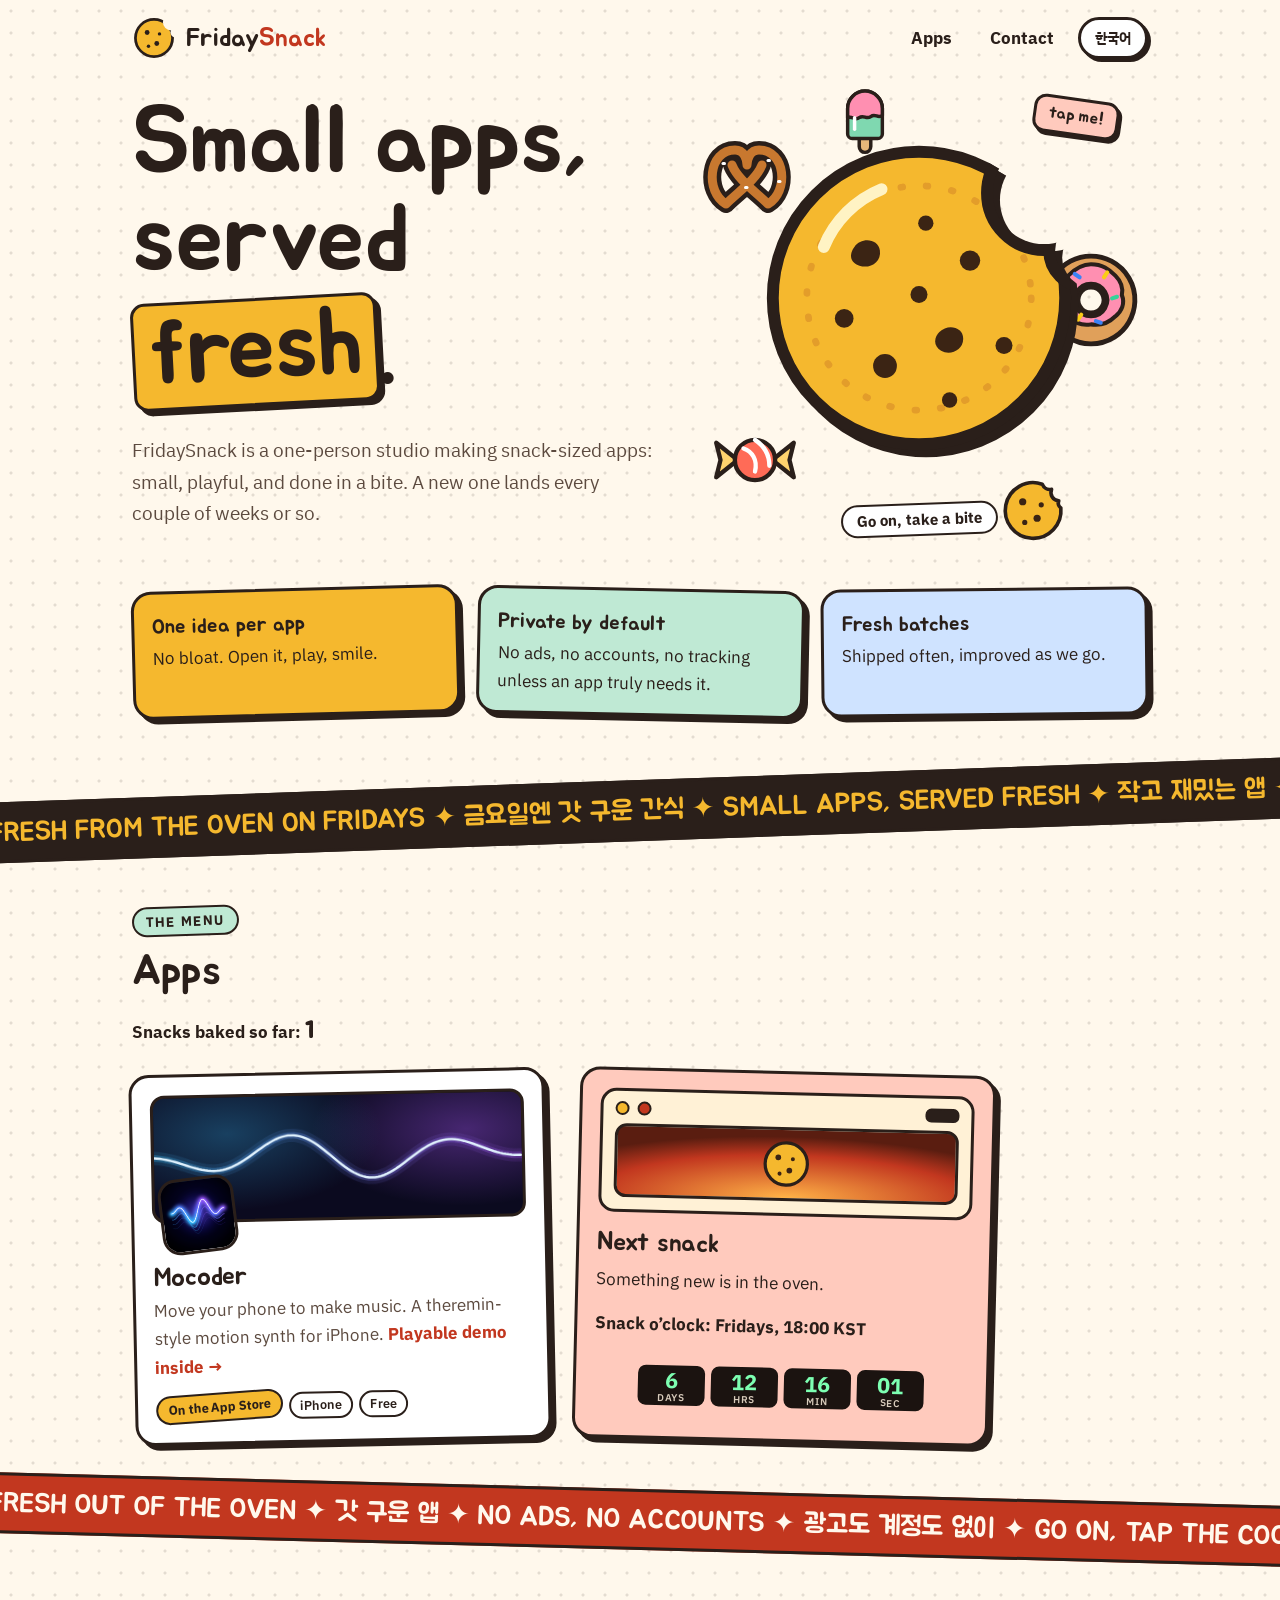
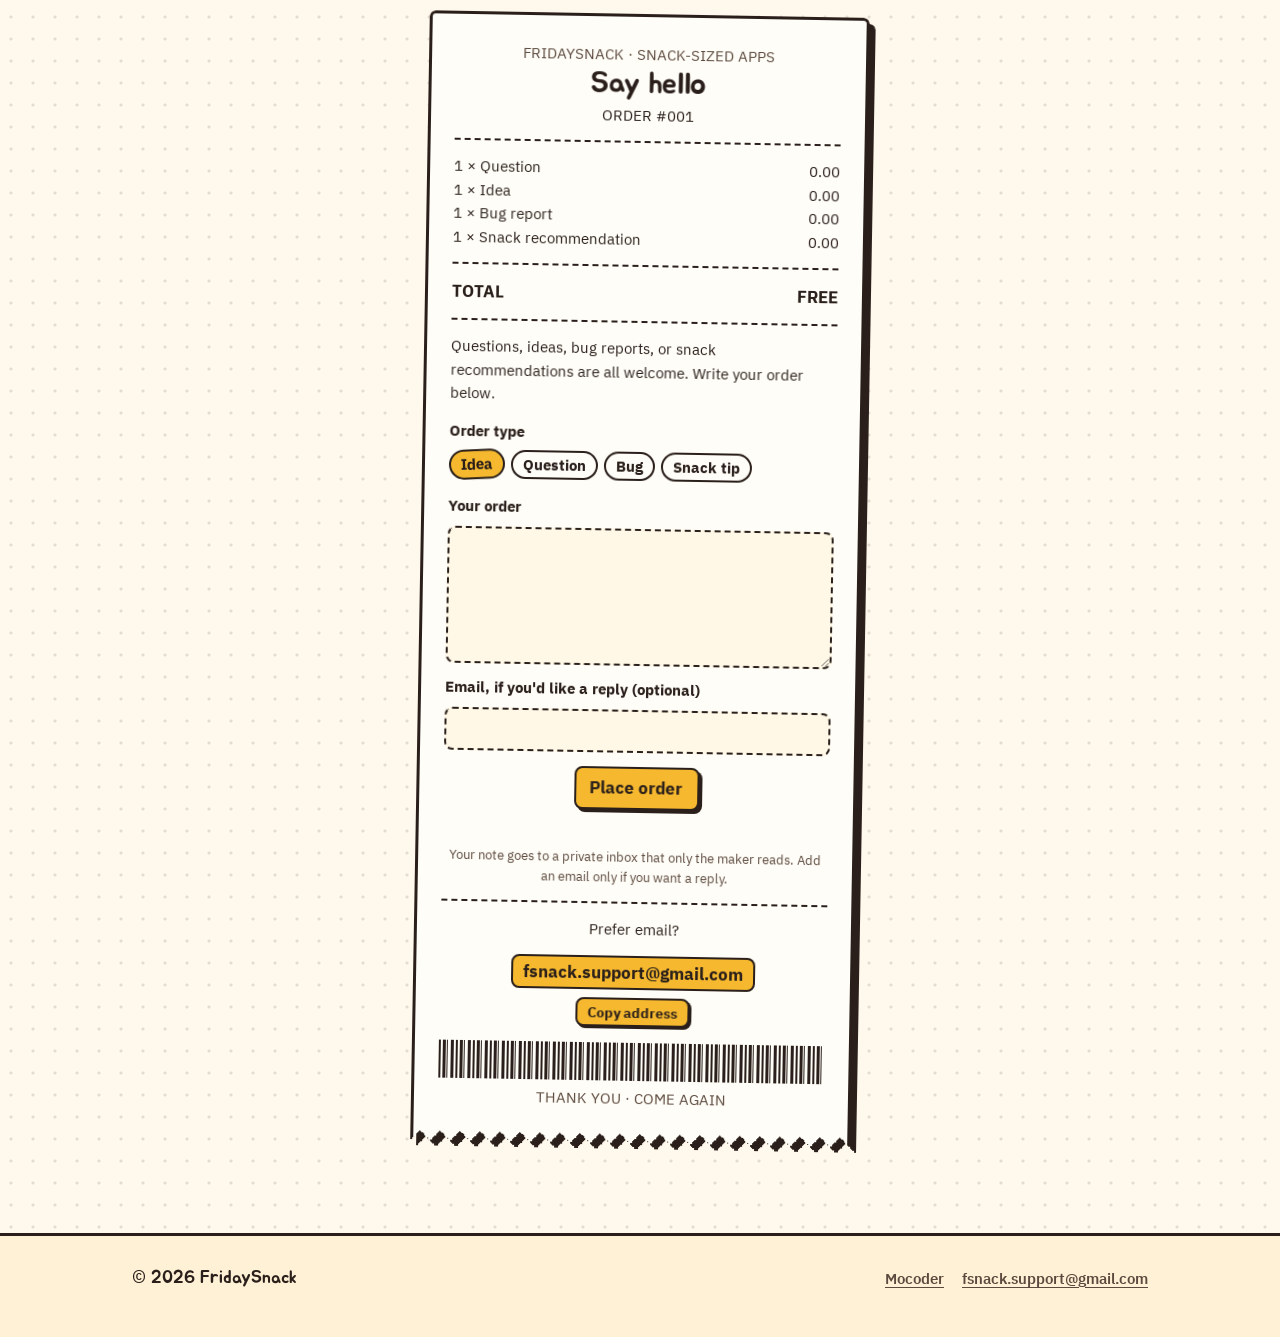
<file: index.html>
<!doctype html>
<html lang="en" data-title-ko="FridaySnack — 한입 크기 앱 스튜디오">
<head>
<meta charset="utf-8">
<meta name="viewport" content="width=device-width, initial-scale=1">
<title>FridaySnack — snack-sized apps</title>
<script src="/assets/site.js"></script>
<meta name="description" content="FridaySnack is a one-person studio shipping small, playful, snack-sized apps on a regular basis. First up: Mocoder, a motion synthesizer for iPhone.">
<link rel="canonical" href="https://fridaysnack.vercel.app/">
<meta property="og:type" content="website">
<meta property="og:site_name" content="FridaySnack">
<meta property="og:title" content="FridaySnack — snack-sized apps">
<meta property="og:description" content="A one-person studio shipping small, playful apps regularly. First up: Mocoder, a motion synthesizer for iPhone.">
<meta property="og:url" content="https://fridaysnack.vercel.app/">
<meta property="og:image" content="https://fridaysnack.vercel.app/assets/og-fridaysnack.png">
<meta property="og:locale" content="en_US">
<meta property="og:locale:alternate" content="ko_KR">
<meta name="twitter:card" content="summary">
<meta name="theme-color" content="#fff8ec" media="(prefers-color-scheme: light)">
<meta name="theme-color" content="#1a1411" media="(prefers-color-scheme: dark)">
<link rel="icon" href="/favicon.svg" type="image/svg+xml">
<link rel="apple-touch-icon" href="/assets/apple-touch-icon.png">
<link rel="preconnect" href="https://fonts.googleapis.com">
<link rel="preconnect" href="https://fonts.gstatic.com" crossorigin>
<link rel="stylesheet" href="https://fonts.googleapis.com/css2?family=IBM+Plex+Sans+KR:wght@400;600;700&amp;family=Jua&amp;display=swap">
<link rel="stylesheet" href="/assets/site.css">
<script src="/assets/order.js" defer></script>
<script src="/assets/home.js" defer></script>
</head>
<body>
<a class="skip-link" href="#main"><span class="l-en" lang="en">Skip to content</span><span class="l-ko" lang="ko">본문 바로가기</span></a>

<header class="site-header">
  <div class="wrap">
    <a class="wordmark" href="/" aria-label="FridaySnack home">
      <svg viewBox="0 0 64 64" aria-hidden="true" focusable="false"><defs><mask id="bite-h"><rect width="64" height="64" fill="#fff"/><circle cx="57" cy="9" r="12" fill="#000"/><circle cx="63" cy="24" r="7" fill="#000"/></mask></defs><g mask="url(#bite-h)"><circle cx="32" cy="32" r="27" fill="#f5b82e" stroke="currentColor" stroke-width="4"/><circle cx="22" cy="24" r="3.5" fill="currentColor"/><circle cx="36" cy="40" r="3.5" fill="currentColor"/><circle cx="24" cy="44" r="2.5" fill="currentColor"/><circle cx="40" cy="26" r="2.5" fill="currentColor"/></g></svg>
      <span>Friday<span class="snack">Snack</span></span>
    </a>
    <nav class="site-nav" aria-label="Main">
      <a href="#apps"><span class="l-en" lang="en">Apps</span><span class="l-ko" lang="ko">앱</span></a>
      <a href="#contact"><span class="l-en" lang="en">Contact</span><span class="l-ko" lang="ko">문의</span></a>
      <button class="lang-toggle" type="button" hidden>한국어</button>
    </nav>
  </div>
</header>

<main id="main">
  <section class="hero">
    <div class="wrap">
      <div class="hero-copy">
        <h1>
          <span class="l-en" lang="en">Small apps, served <span class="squiggle">fresh</span>.</span>
          <span class="l-ko" lang="ko">작고 재밌는 앱을, <span class="squiggle">간식처럼</span>.</span>
        </h1>
        <p class="lede l-en" lang="en">FridaySnack is a one-person studio making snack-sized apps: small, playful, and done in a bite. A new one lands every couple of weeks or so.</p>
        <p class="lede l-ko" lang="ko">FridaySnack은 혼자 꾸리는 작은 스튜디오입니다. 한입에 즐길 수 있는 가볍고 재밌는 앱과 서비스를 2주에 하나쯤 꾸준히 내놓습니다.</p>
      </div>

      <div class="cookie-stage" data-anim>
        <div class="floaters" aria-hidden="true">
          <!-- Snack stickers. data-depth = parallax strength (home.js). -->
          <div class="floater f-pretzel" data-depth="1.2">
            <svg viewBox="0 0 64 64" focusable="false"><g fill="none" stroke-linecap="round" stroke-linejoin="round"><path d="M18 50C4 42 6 14 24 14c6 0 8 6 8 10 0-4 2-10 8-10 18 0 20 28 6 36M18 50c8-8 20-16 24-26M46 50c-8-8-20-16-24-26" stroke="currentColor" stroke-width="12"/><path d="M18 50C4 42 6 14 24 14c6 0 8 6 8 10 0-4 2-10 8-10 18 0 20 28 6 36M18 50c8-8 20-16 24-26M46 50c-8-8-20-16-24-26" stroke="#c8782f" stroke-width="6"/></g><g fill="#fff"><rect x="15" y="22" width="3" height="2" rx="1"/><rect x="45" y="20" width="3" height="2" rx="1"/><rect x="30" y="38" width="3" height="2" rx="1"/><rect x="52" y="34" width="3" height="2" rx="1"/></g></svg>
          </div>
          <div class="floater f-donut" data-depth="0.8">
            <svg viewBox="0 0 64 64" focusable="false"><path d="M32 5a27 27 0 1 0 .01 0Zm0 19a8 8 0 1 1-.01 0Z" fill="#e0a05a" fill-rule="evenodd" stroke="currentColor" stroke-width="3"/><path d="M32 10c7 0 11 3 15 7 3 3 5 7 4 12 2 5 0 10-4 13-4 4-9 6-15 5-5 1-10-1-14-5-4-3-6-8-5-13-1-5 1-9 5-12 4-4 8-7 14-7Zm0 12a10 10 0 1 1-.01 0Z" fill="#ff8fb1" fill-rule="evenodd" stroke="currentColor" stroke-width="2.5"/><g stroke-width="2.5" stroke-linecap="round"><path d="M22 16l3 2" stroke="#3b82f6"/><path d="M42 15l-2 3" stroke="#facc15"/><path d="M48 30l-3 1" stroke="#34d399"/><path d="M18 34l3-1" stroke="#fff"/><path d="M38 46l-3-1" stroke="#3b82f6"/><path d="M24 44l2-3" stroke="#facc15"/></g></svg>
          </div>
          <div class="floater f-candy" data-depth="1.5">
            <svg viewBox="0 0 64 64" focusable="false"><g stroke="currentColor" stroke-width="3" stroke-linejoin="round"><path d="M20 32 5 20l3 12-3 12Z" fill="#ffd36e"/><path d="m44 32 15-12-3 12 3 12Z" fill="#ffd36e"/><circle cx="32" cy="32" r="14" fill="#ff6b57"/></g><path d="M24 24c6 2 10 8 8 16M32 18c6 4 10 10 10 18" fill="none" stroke="#fff" stroke-width="3" stroke-linecap="round"/></svg>
          </div>
          <div class="floater f-cookie" data-depth="0.6">
            <svg viewBox="0 0 64 64" focusable="false"><path d="M50 12a8 8 0 0 0 7 11 6 6 0 0 0 2 7A27 27 0 1 1 41 7a8 8 0 0 0 9 5Z" fill="#f5b82e" stroke="currentColor" stroke-width="3.5" stroke-linejoin="round"/><g fill="#3b2414"><circle cx="22" cy="24" r="3.5"/><circle cx="36" cy="40" r="3.5"/><circle cx="24" cy="44" r="2.5"/><circle cx="40" cy="27" r="2.5"/></g></svg>
          </div>
          <div class="floater f-popsicle" data-depth="1">
            <svg viewBox="0 0 64 64" focusable="false"><g stroke="currentColor" stroke-width="3" stroke-linejoin="round"><rect x="27" y="40" width="10" height="20" rx="5" fill="#e8b77a"/><path d="M17 44V22a15 15 0 0 1 30 0v22a4 4 0 0 1-4 4H21a4 4 0 0 1-4-4Z" fill="#7fd8b0"/><path d="M17 22a15 15 0 0 1 30 0v6c-4 3-6-2-10 1s-6-2-10 1-6-2-10 0Z" fill="#ff8fb1"/></g><path d="M23 30v10" stroke="#fff" stroke-width="3" stroke-linecap="round"/></svg>
          </div>
        </div>

        <span class="bite-hint js-only" aria-hidden="true"><span class="l-en" lang="en">tap me!</span><span class="l-ko" lang="ko">한입 먹어봐!</span></span>
        <button class="cookie-btn" type="button" id="cookie" aria-describedby="bite-count">
          <span class="visually-hidden snack-label"><span class="l-en" lang="en">Take a bite of the cookie</span><span class="l-ko" lang="ko">쿠키 한입 먹기</span></span>
          <svg viewBox="0 0 200 200" aria-hidden="true" focusable="false">
            <defs>
              <mask id="cookie-bites" maskUnits="userSpaceOnUse" x="-20" y="-20" width="240" height="240">
                <rect x="-20" y="-20" width="240" height="240" fill="#fff"/>
                <g class="bite-holes" fill="#000"><circle cx="168" cy="32" r="30"/><circle cx="196" cy="74" r="18"/></g>
              </mask>
              <clipPath id="cookie-disc"><circle cx="100" cy="100" r="89.5"/></clipPath>
              <clipPath id="donut-ring"><path clip-rule="evenodd" d="M100 10.5a89.5 89.5 0 1 0 .01 0ZM100 75.5a24.5 24.5 0 1 1-.01 0Z"/></clipPath>
              <clipPath id="waffle-in"><circle cx="100" cy="100" r="76"/></clipPath>
            </defs>
            <g mask="url(#cookie-bites)">
              <!-- Snack art. home.js swaps this group for the next snack (cookie → donut → waffle → rice cake). -->
              <g class="snack-art">
              <circle cx="100" cy="100" r="86" fill="#f5b82e" stroke="currentColor" stroke-width="7"/>
              <circle cx="100" cy="100" r="66" fill="none" stroke="#e39d2a" stroke-width="4" stroke-dasharray="1 14" stroke-linecap="round"/>
              <path d="M44 70a62 62 0 0 1 34-34" fill="none" stroke="#fff3c4" stroke-width="7" stroke-linecap="round"/>
              <g fill="#3b2414">
                <path d="M62 70c4-6 14-5 15 2s-6 11-12 9-6-7-3-11Z"/>
                <path d="M112 120c5-5 14-3 14 4s-8 10-13 7-4-8-1-11Z"/>
                <circle cx="80" cy="140" r="7"/>
                <circle cx="130" cy="78" r="6"/>
                <circle cx="100" cy="98" r="5"/>
                <circle cx="150" cy="128" r="5"/>
                <circle cx="56" cy="112" r="5.5"/>
                <circle cx="104" cy="56" r="4.5"/>
                <circle cx="118" cy="160" r="4.5"/>
              </g>
              </g>
              <g class="bite-rims" clip-path="url(#cookie-disc)" fill="none" stroke="currentColor" stroke-width="14"><circle cx="168" cy="32" r="30"/><circle cx="196" cy="74" r="18"/></g>
            </g>
          </svg>
        </button>
        <p class="bite-count js-only" id="bite-count" aria-live="polite"><span class="l-en" lang="en">Go on, take a bite</span><span class="l-ko" lang="ko">쿠키를 눌러 한입 먹어 보세요</span></p>
      </div>

      <ul class="rules">
        <li class="sticker sticker--poke">
          <strong><span class="l-en" lang="en">One idea per app</span><span class="l-ko" lang="ko">앱 하나에 아이디어 하나</span></strong>
          <span class="l-en" lang="en">No bloat. Open it, play, smile.</span><span class="l-ko" lang="ko">군더더기 없이. 열고, 놀고, 웃고.</span>
        </li>
        <li class="sticker sticker--poke">
          <strong><span class="l-en" lang="en">Private by default</span><span class="l-ko" lang="ko">기본은 개인정보 보호</span></strong>
          <span class="l-en" lang="en">No ads, no accounts, no tracking unless an app truly needs it.</span><span class="l-ko" lang="ko">꼭 필요하지 않다면 광고, 계정, 추적은 없습니다.</span>
        </li>
        <li class="sticker sticker--poke">
          <strong><span class="l-en" lang="en">Fresh batches</span><span class="l-ko" lang="ko">자주 굽기</span></strong>
          <span class="l-en" lang="en">Shipped often, improved as we go.</span><span class="l-ko" lang="ko">자주 내놓고, 쓰면서 다듬습니다.</span>
        </li>
      </ul>
    </div>
  </section>

  <div class="ticker" data-anim>
    <div class="ticker-track">
      <p>FRESH FROM THE OVEN ON FRIDAYS ✦ <span lang="ko">금요일엔 갓 구운 간식</span> ✦ SMALL APPS, SERVED FRESH ✦ <span lang="ko">작고 재밌는 앱</span> ✦ ONE BITE, ONE IDEA ✦ <span lang="ko">한입 크기 앱</span> ✦ FRESH FROM THE OVEN ON FRIDAYS ✦ <span lang="ko">금요일엔 갓 구운 간식</span> ✦ SMALL APPS, SERVED FRESH ✦ <span lang="ko">작고 재밌는 앱</span> ✦ ONE BITE, ONE IDEA ✦ <span lang="ko">한입 크기 앱</span> ✦</p>
      <p aria-hidden="true">FRESH FROM THE OVEN ON FRIDAYS ✦ <span lang="ko">금요일엔 갓 구운 간식</span> ✦ SMALL APPS, SERVED FRESH ✦ <span lang="ko">작고 재밌는 앱</span> ✦ ONE BITE, ONE IDEA ✦ <span lang="ko">한입 크기 앱</span> ✦ FRESH FROM THE OVEN ON FRIDAYS ✦ <span lang="ko">금요일엔 갓 구운 간식</span> ✦ SMALL APPS, SERVED FRESH ✦ <span lang="ko">작고 재밌는 앱</span> ✦ ONE BITE, ONE IDEA ✦ <span lang="ko">한입 크기 앱</span> ✦</p>
    </div>
  </div>

  <section class="section" id="apps" aria-labelledby="apps-title">
    <div class="wrap">
      <span class="eyebrow"><span class="l-en" lang="en">The menu</span><span class="l-ko" lang="ko">메뉴판</span></span>
      <h2 id="apps-title"><span class="l-en" lang="en">Apps</span><span class="l-ko" lang="ko">앱</span></h2>
      <!-- Shipped count: bump the number when a new app launches. -->
      <p class="baked-count"><span class="l-en" lang="en">Snacks baked so far: <b>1</b></span><span class="l-ko" lang="ko">지금까지 구운 간식 <b>1</b>개</span></p>
      <ul class="app-grid">
        <!-- One <li class="app-card"> per app. Copy this block to add a new one (see README). -->
        <li class="app-card sticker sticker--poke" id="mocoder-card">
          <div class="wave-panel" aria-hidden="true">
            <svg viewBox="0 0 300 120" preserveAspectRatio="none" focusable="false"><path d="M0 60C25 20 50 20 75 60S125 100 150 60 200 20 225 60 275 100 300 60" fill="none" stroke="#7dd3fc" stroke-width="3"/></svg>
            <canvas></canvas>
          </div>
          <img src="/mocoder/icon-256.png" width="76" height="76" alt="">
          <h3><a href="/mocoder/">Mocoder</a></h3>
          <p class="l-en" lang="en">Move your phone to make music. A theremin-style motion synth for iPhone. <span class="try">Playable demo inside →</span></p>
          <p class="l-ko" lang="ko">폰을 움직여 연주하는 모션 악기. 테레민처럼 공중에서 연주하는 iPhone 신디사이저. <span class="try">브라우저 체험판 있음 →</span></p>
          <div class="meta">
            <a class="pill" href="https://apps.apple.com/app/id6838301400"><span class="l-en" lang="en">On the App Store</span><span class="l-ko" lang="ko">App Store 출시</span></a>
            <span class="tag">iPhone</span>
            <span class="tag"><span class="l-en" lang="en">Free</span><span class="l-ko" lang="ko">무료</span></span>
          </div>
        </li>
        <li class="app-card app-card--next sticker sticker--poke">
          <div class="oven" aria-hidden="true" data-anim>
            <div class="oven-knobs"><i></i><i></i><i></i></div>
            <div class="oven-window">
              <svg viewBox="0 0 64 64" focusable="false"><circle cx="32" cy="32" r="26" fill="#f5b82e" stroke="currentColor" stroke-width="4"/><g fill="#3b2414"><circle cx="22" cy="24" r="3.5"/><circle cx="36" cy="40" r="3.5"/><circle cx="24" cy="44" r="2.5"/><circle cx="40" cy="26" r="2.5"/></g></svg>
            </div>
          </div>
          <h3><span class="l-en" lang="en">Next snack</span><span class="l-ko" lang="ko">다음 간식</span></h3>
          <p class="l-en" lang="en">Something new is in the oven.</p>
          <p class="l-ko" lang="ko">새로운 앱이 오븐에서 굽히는 중입니다.</p>
          <p class="oven-when"><span class="l-en" lang="en">Snack o’clock: Fridays, 18:00 KST</span><span class="l-ko" lang="ko">간식 시간: 매주 금요일 18:00 (한국 시간)</span></p>
          <div class="oven-time js-only" id="oven-timer" role="timer">
            <span><b data-t="d">0</b><small><span class="l-en" lang="en">days</span><span class="l-ko" lang="ko">일</span></small></span>
            <span><b data-t="h">00</b><small><span class="l-en" lang="en">hrs</span><span class="l-ko" lang="ko">시간</span></small></span>
            <span><b data-t="m">00</b><small><span class="l-en" lang="en">min</span><span class="l-ko" lang="ko">분</span></small></span>
            <span><b data-t="s">00</b><small><span class="l-en" lang="en">sec</span><span class="l-ko" lang="ko">초</span></small></span>
          </div>
          <p class="oven-done" id="oven-done" hidden><span class="l-en" lang="en">Ding! It’s snack time.</span><span class="l-ko" lang="ko">띵! 간식 시간이에요.</span></p>
        </li>
      </ul>
    </div>
  </section>

  <div class="ticker ticker--alt" data-anim>
    <div class="ticker-track">
      <p>FRESH OUT OF THE OVEN ✦ <span lang="ko">갓 구운 앱</span> ✦ NO ADS, NO ACCOUNTS ✦ <span lang="ko">광고도 계정도 없이</span> ✦ GO ON, TAP THE COOKIE ✦ <span lang="ko">쿠키를 눌러 보세요</span> ✦ FRESH OUT OF THE OVEN ✦ <span lang="ko">갓 구운 앱</span> ✦ NO ADS, NO ACCOUNTS ✦ <span lang="ko">광고도 계정도 없이</span> ✦ GO ON, TAP THE COOKIE ✦ <span lang="ko">쿠키를 눌러 보세요</span> ✦</p>
      <p aria-hidden="true">FRESH OUT OF THE OVEN ✦ <span lang="ko">갓 구운 앱</span> ✦ NO ADS, NO ACCOUNTS ✦ <span lang="ko">광고도 계정도 없이</span> ✦ GO ON, TAP THE COOKIE ✦ <span lang="ko">쿠키를 눌러 보세요</span> ✦ FRESH OUT OF THE OVEN ✦ <span lang="ko">갓 구운 앱</span> ✦ NO ADS, NO ACCOUNTS ✦ <span lang="ko">광고도 계정도 없이</span> ✦ GO ON, TAP THE COOKIE ✦ <span lang="ko">쿠키를 눌러 보세요</span> ✦</p>
    </div>
  </div>

  <section class="section" id="contact" aria-labelledby="contact-title">
    <div class="wrap">
      <div class="receipt-wrap">
        <div class="receipt">
          <p class="r-center r-muted">FRIDAYSNACK · SNACK-SIZED APPS</p>
          <h2 id="contact-title"><span class="l-en" lang="en">Say hello</span><span class="l-ko" lang="ko">연락하기</span></h2>
          <p class="r-center">ORDER #001</p>
          <hr>
          <ul>
            <li><span><span class="l-en" lang="en">1 × Question</span><span class="l-ko" lang="ko">1 × 질문</span></span><span>0.00</span></li>
            <li><span><span class="l-en" lang="en">1 × Idea</span><span class="l-ko" lang="ko">1 × 아이디어</span></span><span>0.00</span></li>
            <li><span><span class="l-en" lang="en">1 × Bug report</span><span class="l-ko" lang="ko">1 × 버그 제보</span></span><span>0.00</span></li>
            <li><span><span class="l-en" lang="en">1 × Snack recommendation</span><span class="l-ko" lang="ko">1 × 간식 추천</span></span><span>0.00</span></li>
          </ul>
          <hr>
          <p class="r-row r-total"><span><span class="l-en" lang="en">TOTAL</span><span class="l-ko" lang="ko">합계</span></span><span><span class="l-en" lang="en">FREE</span><span class="l-ko" lang="ko">무료</span></span></p>
          <hr>
          <p class="l-en" lang="en">Questions, ideas, bug reports, or snack recommendations are all welcome. Write your order below.</p>
          <p class="l-ko" lang="ko">질문, 아이디어, 버그 제보, 간식 추천까지 무엇이든 환영합니다. 아래에 주문서를 적어 주세요.</p>
          <!-- Order form → /api/idea (Vercel function) → issue in a private GitHub repo. Works without JS too (303 back here). -->
          <form class="order-form" id="order-form" method="post" action="/api/idea/">
            <fieldset class="order-kind">
              <legend><span class="l-en" lang="en">Order type</span><span class="l-ko" lang="ko">주문 종류</span></legend>
              <label><input type="radio" name="kind" value="idea" checked><span><span class="l-en" lang="en">Idea</span><span class="l-ko" lang="ko">아이디어</span></span></label>
              <label><input type="radio" name="kind" value="question"><span><span class="l-en" lang="en">Question</span><span class="l-ko" lang="ko">질문</span></span></label>
              <label><input type="radio" name="kind" value="bug"><span><span class="l-en" lang="en">Bug</span><span class="l-ko" lang="ko">버그</span></span></label>
              <label><input type="radio" name="kind" value="snack"><span><span class="l-en" lang="en">Snack tip</span><span class="l-ko" lang="ko">간식 추천</span></span></label>
            </fieldset>
            <label class="order-field" for="order-message"><span class="l-en" lang="en">Your order</span><span class="l-ko" lang="ko">주문 내용</span></label>
            <textarea id="order-message" name="message" rows="5" required minlength="5" maxlength="2000"></textarea>
            <label class="order-field" for="order-contact"><span class="l-en" lang="en">Email, if you'd like a reply (optional)</span><span class="l-ko" lang="ko">답장받을 이메일 (선택)</span></label>
            <input id="order-contact" name="contact" type="email" maxlength="200" autocomplete="email" inputmode="email">
            <div class="order-hp" aria-hidden="true"><label>Website <input name="website" type="text" tabindex="-1" autocomplete="off"></label></div>
            <input type="hidden" name="lang" value="en">
            <input type="hidden" name="elapsed" value="0">
            <button class="order-btn" type="submit"><span class="l-en" lang="en">Place order</span><span class="l-ko" lang="ko">주문하기</span></button>
            <p class="order-status" id="order-status" role="status" aria-live="polite"></p>
            <p class="order-note r-muted"><span class="l-en" lang="en">Your note goes to a private inbox that only the maker reads. Add an email only if you want a reply.</span><span class="l-ko" lang="ko">적어 주신 내용은 만든 사람만 보는 비공개 접수함으로 갑니다. 답장이 필요할 때만 이메일을 남겨 주세요.</span></p>
          </form>
          <hr>
          <p class="r-center"><span class="l-en" lang="en">Prefer email?</span><span class="l-ko" lang="ko">이메일이 편하다면</span></p>
          <p class="r-mail"><a href="mailto:fsnack.support@gmail.com">fsnack.support@gmail.com</a></p>
          <p class="r-center js-only"><button class="copy-mail" type="button" data-copy="fsnack.support@gmail.com"><span class="l-en" lang="en">Copy address</span><span class="l-ko" lang="ko">주소 복사</span></button></p>
          <div class="barcode" aria-hidden="true"></div>
          <p class="r-center r-muted"><span class="l-en" lang="en">THANK YOU · COME AGAIN</span><span class="l-ko" lang="ko">감사합니다 · 또 오세요</span></p>
        </div>
      </div>
    </div>
  </section>
</main>

<footer class="site-footer">
  <div class="wrap">
    <p>© 2026 FridaySnack</p>
    <ul>
      <li><a href="/mocoder/">Mocoder</a></li>
      <li><a href="mailto:fsnack.support@gmail.com">fsnack.support@gmail.com</a></li>
    </ul>
  </div>
</footer>
</body>
</html>
</file>
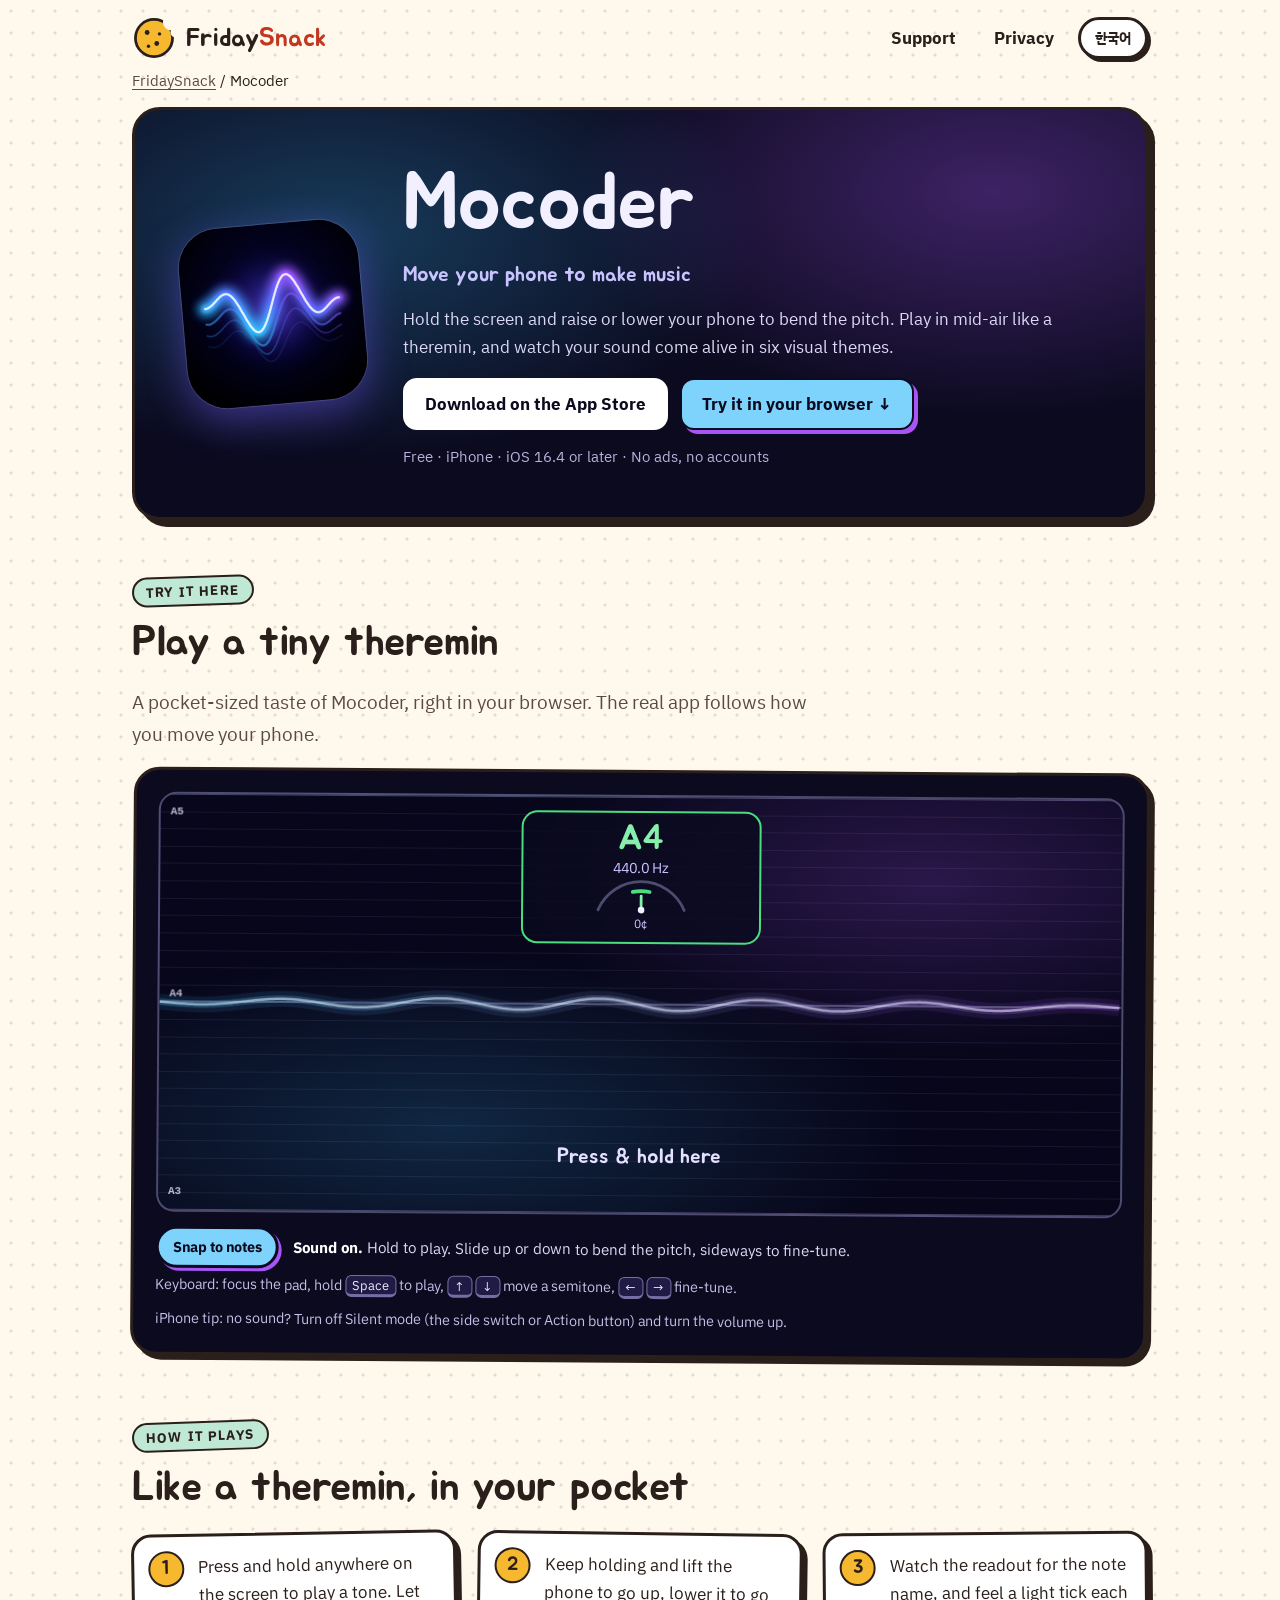
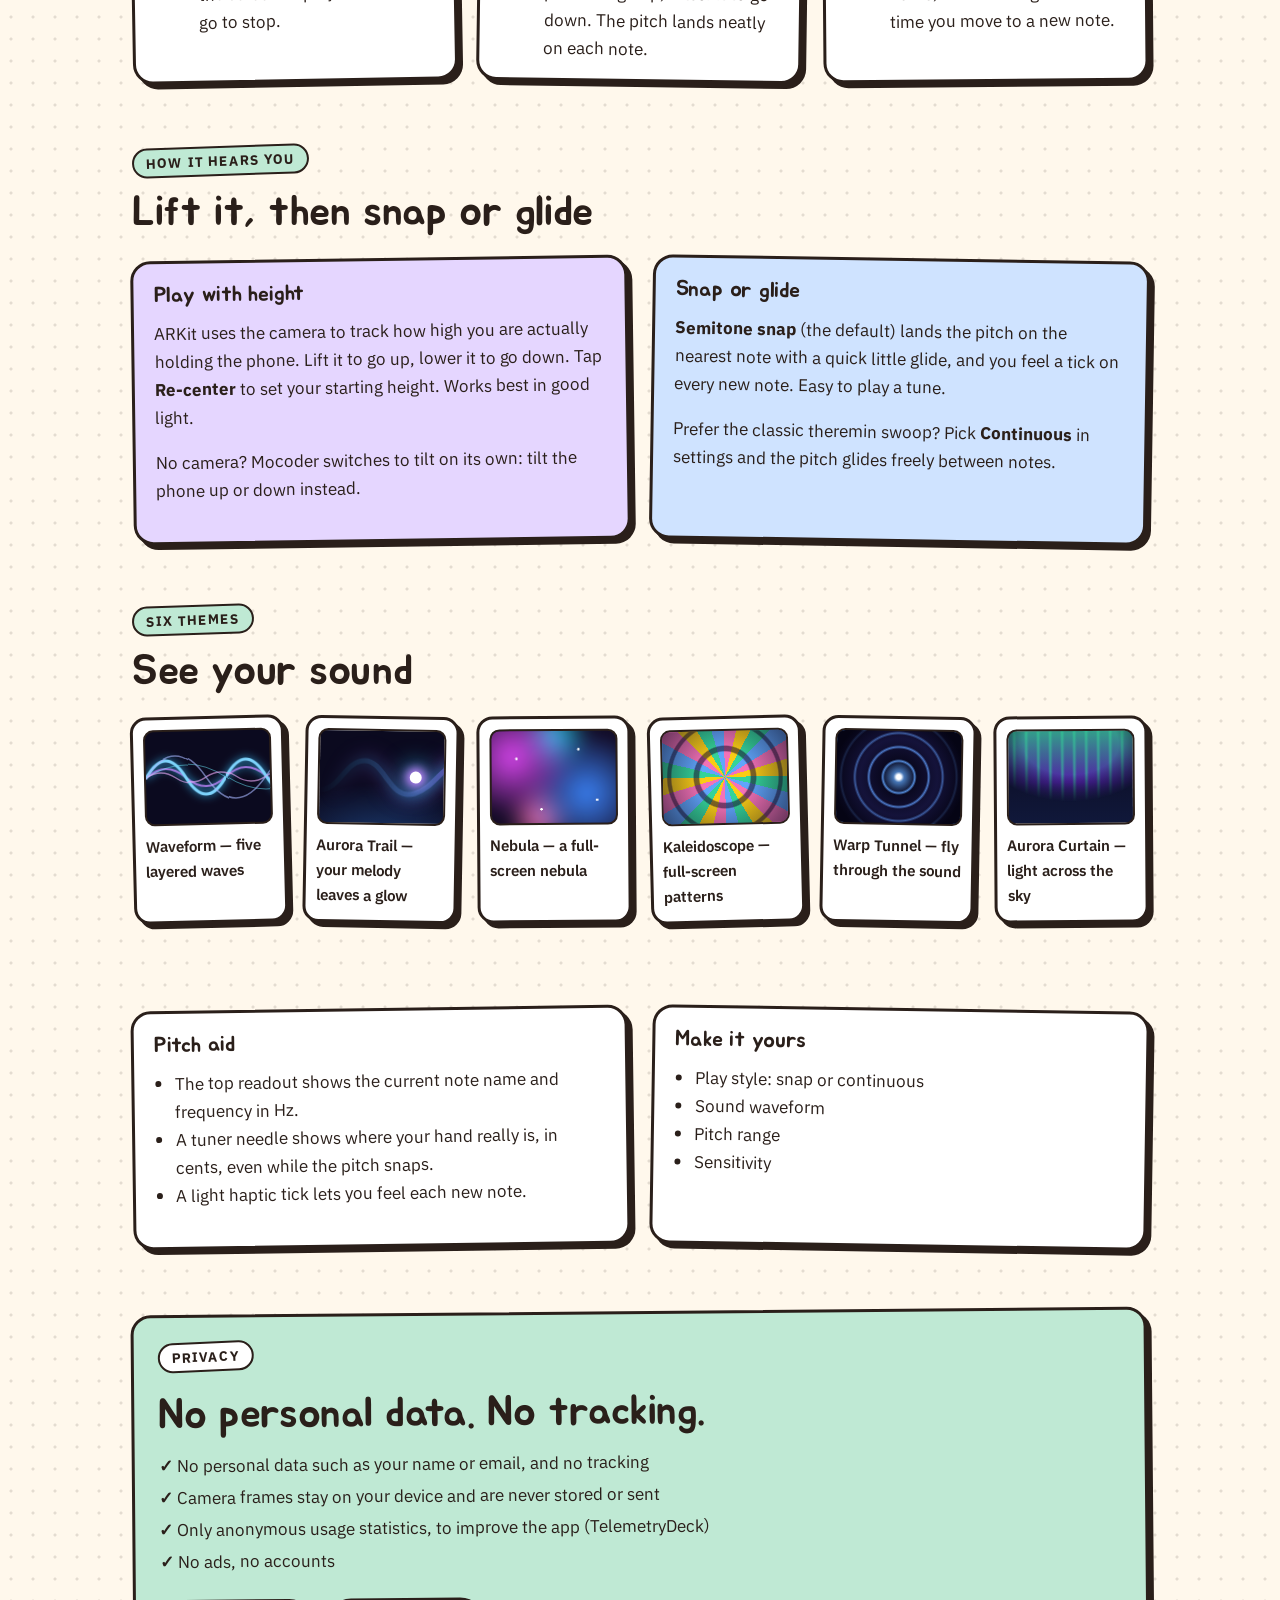
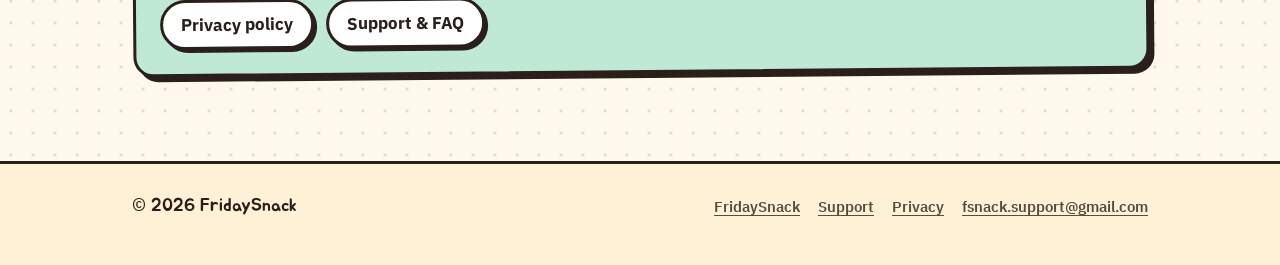
<file: mocoder/index.html>
<!doctype html>
<html lang="en" data-title-ko="Mocoder — 폰을 움직여 연주하는 모션 악기 | FridaySnack">
<head>
<meta charset="utf-8">
<meta name="viewport" content="width=device-width, initial-scale=1">
<title>Mocoder — Move your phone to make music | FridaySnack</title>
<script src="/assets/site.js"></script>
<meta name="description" content="Mocoder is a motion synthesizer for iPhone. Press and hold anywhere for sound, then raise or lower your phone to bend the pitch like a theremin. Snap to notes or glide freely. Free, no ads, no tracking.">
<link rel="canonical" href="https://fridaysnack.vercel.app/mocoder/">
<meta property="og:type" content="website">
<meta property="og:site_name" content="FridaySnack">
<meta property="og:title" content="Mocoder — Move your phone to make music">
<meta property="og:description" content="Press and hold, then move your phone to bend the pitch like a theremin. Six visual themes. Free, no ads, no tracking.">
<meta property="og:url" content="https://fridaysnack.vercel.app/mocoder/">
<meta property="og:image" content="https://fridaysnack.vercel.app/mocoder/icon-512.png">
<meta property="og:locale" content="en_US">
<meta property="og:locale:alternate" content="ko_KR">
<meta name="twitter:card" content="summary">
<meta name="theme-color" content="#0b0a1f">
<link rel="icon" href="/mocoder/icon-256.png" type="image/png">
<link rel="apple-touch-icon" href="/mocoder/apple-touch-icon.png">
<link rel="preconnect" href="https://fonts.googleapis.com">
<link rel="preconnect" href="https://fonts.gstatic.com" crossorigin>
<link rel="stylesheet" href="https://fonts.googleapis.com/css2?family=IBM+Plex+Sans+KR:wght@400;600;700&amp;family=Jua&amp;display=swap">
<link rel="stylesheet" href="/assets/site.css">
<script src="/mocoder/demo.js" defer></script>
</head>
<body>
<a class="skip-link" href="#main"><span class="l-en" lang="en">Skip to content</span><span class="l-ko" lang="ko">본문 바로가기</span></a>

<header class="site-header">
  <div class="wrap">
    <a class="wordmark" href="/" aria-label="FridaySnack home">
      <svg viewBox="0 0 64 64" aria-hidden="true" focusable="false"><defs><mask id="bite-h"><rect width="64" height="64" fill="#fff"/><circle cx="57" cy="9" r="12" fill="#000"/><circle cx="63" cy="24" r="7" fill="#000"/></mask></defs><g mask="url(#bite-h)"><circle cx="32" cy="32" r="27" fill="#f5b82e" stroke="currentColor" stroke-width="4"/><circle cx="22" cy="24" r="3.5" fill="currentColor"/><circle cx="36" cy="40" r="3.5" fill="currentColor"/><circle cx="24" cy="44" r="2.5" fill="currentColor"/><circle cx="40" cy="26" r="2.5" fill="currentColor"/></g></svg>
      <span>Friday<span class="snack">Snack</span></span>
    </a>
    <nav class="site-nav" aria-label="Main">
      <a href="/mocoder/support/"><span class="l-en" lang="en">Support</span><span class="l-ko" lang="ko">지원</span></a>
      <a href="/mocoder/privacy/"><span class="l-en" lang="en">Privacy</span><span class="l-ko" lang="ko">개인정보</span></a>
      <button class="lang-toggle" type="button" hidden>한국어</button>
    </nav>
  </div>
</header>

<main id="main">
  <div class="wrap">
    <p class="breadcrumb"><a href="/">FridaySnack</a> / Mocoder</p>

    <section class="app-hero sticker" aria-labelledby="app-title">
      <img class="app-icon" src="/mocoder/icon-512.png" width="180" height="180" alt="Mocoder app icon">
      <div>
        <h1 id="app-title">Mocoder</h1>
        <p class="tagline"><span class="l-en" lang="en">Move your phone to make music</span><span class="l-ko" lang="ko">폰을 움직여 연주하는 모션 악기</span></p>
        <p class="l-en" lang="en">Hold the screen and raise or lower your phone to bend the pitch. Play in mid-air like a theremin, and watch your sound come alive in six visual themes.</p>
        <p class="l-ko" lang="ko">화면을 누르고 폰을 들어 올리거나 내리면 음이 따라 움직입니다. 테레민처럼 공중에서 연주하고, 여섯 가지 화면 테마로 소리를 눈으로도 즐겨 보세요.</p>
        <!-- App Store button (live). The URL also lives in APP_STORE_URLS in /assets/site.js. -->
        <div class="btn-row">
          <a class="store-btn" href="https://apps.apple.com/app/id6838301400" data-appstore="mocoder"><span class="l-en" lang="en">Download on the App Store</span><span class="l-ko" lang="ko">App Store에서 받기</span></a>
          <a class="demo-jump" href="#try"><span class="l-en" lang="en">Try it in your browser ↓</span><span class="l-ko" lang="ko">브라우저에서 해 보기 ↓</span></a>
        </div>
        <p class="facts"><span class="l-en" lang="en">Free · iPhone · iOS 16.4 or later · No ads, no accounts</span><span class="l-ko" lang="ko">무료 · iPhone · iOS 16.4 이상 · 광고·계정 없음</span></p>
      </div>
    </section>

    <section class="section" id="try" aria-labelledby="try-title">
      <span class="eyebrow"><span class="l-en" lang="en">Try it here</span><span class="l-ko" lang="ko">여기서 해 보기</span></span>
      <h2 id="try-title"><span class="l-en" lang="en">Play a tiny theremin</span><span class="l-ko" lang="ko">미니 테레민 연주하기</span></h2>
      <p class="lede l-en" lang="en">A pocket-sized taste of Mocoder, right in your browser. The real app follows how you move your phone.</p>
      <p class="lede l-ko" lang="ko">브라우저에서 맛보는 한입 크기 Mocoder. 실제 앱은 폰의 움직임을 따라 연주합니다.</p>
      <div class="demo sticker">
        <div class="demo-pad" id="demo-pad" tabindex="0" role="slider" aria-orientation="vertical"
             aria-valuemin="220" aria-valuemax="880" aria-valuenow="440" aria-valuetext="A4, 440 Hz"
             aria-label="Theremin pad / 테레민 패드" aria-describedby="demo-keys">
          <canvas aria-hidden="true"></canvas>
          <div class="readout" id="demo-readout" aria-hidden="true">
            <div class="note" id="demo-note">A4</div>
            <div class="hz" id="demo-hz">440.0 Hz</div>
            <div class="meter">
              <svg viewBox="0 0 120 32" focusable="false">
                <path d="M14 30a50 50 0 0 1 92 0" fill="none" stroke="rgba(201,196,255,.35)" stroke-width="3" stroke-linecap="round"/>
                <path d="M51 10.6a50 50 0 0 1 18 0" fill="none" stroke="#4ade80" stroke-width="4" stroke-linecap="round"/>
                <line class="needle" id="demo-needle" x1="60" y1="30" x2="60" y2="15" stroke="#86efac" stroke-width="3" stroke-linecap="round"/>
                <circle cx="60" cy="30" r="3.5" fill="#f2f0ff"/>
              </svg>
              <div class="cents" id="demo-cents">0¢</div>
            </div>
          </div>
          <p class="pad-label" aria-hidden="true"><span class="l-en" lang="en">Press &amp; hold here</span><span class="l-ko" lang="ko">여기를 누르고 있어 보세요</span></p>
        </div>
        <div class="demo-controls">
          <button class="chip-btn" type="button" id="snap-btn" aria-pressed="false" hidden><span class="l-en" lang="en">Snap to notes</span><span class="l-ko" lang="ko">반음 스냅</span></button>
          <button class="chip-btn" type="button" id="tilt-btn" aria-pressed="false" hidden><span class="l-en" lang="en">Use tilt</span><span class="l-ko" lang="ko">기울기로 연주</span></button>
          <p class="demo-hint"><strong><span class="l-en" lang="en">Sound on.</span><span class="l-ko" lang="ko">소리를 켜 주세요.</span></strong> <span class="l-en" lang="en">Hold to play. Slide up or down to bend the pitch, sideways to fine-tune.</span><span class="l-ko" lang="ko">누르고 있으면 소리가 나요. 위아래로 밀면 음이 바뀌고, 옆으로 밀면 미세 조정돼요.</span></p>
        </div>
        <p class="demo-status" id="demo-status" role="status"></p>
        <p class="demo-keys" id="demo-keys"><span class="l-en" lang="en">Keyboard: focus the pad, hold <kbd>Space</kbd> to play, <kbd>↑</kbd> <kbd>↓</kbd> move a semitone, <kbd>←</kbd> <kbd>→</kbd> fine-tune.</span><span class="l-ko" lang="ko">키보드: 패드를 선택하고 <kbd>Space</kbd>를 누르고 있으면 연주, <kbd>↑</kbd> <kbd>↓</kbd> 반음 이동, <kbd>←</kbd> <kbd>→</kbd> 미세 조정.</span></p>
        <p class="demo-tip"><span class="l-en" lang="en">iPhone tip: no sound? Turn off Silent mode (the side switch or Action button) and turn the volume up.</span><span class="l-ko" lang="ko">iPhone 팁: 소리가 안 나면 무음 모드(옆 스위치나 동작 버튼)를 끄고 볼륨을 올려 주세요.</span></p>
        <noscript><p class="demo-nojs">The demo needs JavaScript. / 체험판은 JavaScript가 필요합니다.</p></noscript>
      </div>
    </section>

    <section class="section" aria-labelledby="how-title">
      <span class="eyebrow"><span class="l-en" lang="en">How it plays</span><span class="l-ko" lang="ko">연주 방법</span></span>
      <h2 id="how-title"><span class="l-en" lang="en">Like a theremin, in your pocket</span><span class="l-ko" lang="ko">주머니 속 테레민</span></h2>
      <ol class="steps">
        <li class="sticker"><span class="l-en" lang="en">Press and hold anywhere on the screen to play a tone. Let go to stop.</span><span class="l-ko" lang="ko">화면 아무 곳이나 누르고 있으면 소리가 나고, 손을 떼면 멈춥니다.</span></li>
        <li class="sticker"><span class="l-en" lang="en">Keep holding and lift the phone to go up, lower it to go down. The pitch lands neatly on each note.</span><span class="l-ko" lang="ko">누른 채로 폰을 들어 올리면 음이 높아지고, 내리면 낮아집니다. 음이 반음마다 딱딱 맞춰집니다.</span></li>
        <li class="sticker"><span class="l-en" lang="en">Watch the readout for the note name, and feel a light tick each time you move to a new note.</span><span class="l-ko" lang="ko">화면 위 표시로 음이름을 확인하고, 새 음으로 넘어갈 때마다 가벼운 진동을 느껴 보세요.</span></li>
      </ol>
    </section>

    <section class="section" aria-labelledby="modes-title">
      <span class="eyebrow"><span class="l-en" lang="en">How it hears you</span><span class="l-ko" lang="ko">이렇게 알아들어요</span></span>
      <h2 id="modes-title"><span class="l-en" lang="en">Lift it, then snap or glide</span><span class="l-ko" lang="ko">들어 올리고, 딱딱 또는 스르르</span></h2>
      <div class="cards">
        <article class="card card--grape sticker sticker--poke">
          <h3><span class="l-en" lang="en">Play with height</span><span class="l-ko" lang="ko">높이로 연주</span></h3>
          <p class="l-en" lang="en">ARKit uses the camera to track how high you are actually holding the phone. Lift it to go up, lower it to go down. Tap <strong>Re-center</strong> to set your starting height. Works best in good light.</p>
          <p class="l-ko" lang="ko">ARKit 카메라로 폰의 실제 높이를 측정합니다. 폰을 들어 올리면 음이 높아지고, 내리면 낮아집니다. <strong>기준 다시 잡기</strong>로 시작 높이를 정할 수 있어요. 밝은 곳에서 가장 잘 동작합니다.</p>
          <p class="l-en" lang="en">No camera? Mocoder switches to tilt on its own: tilt the phone up or down instead.</p>
          <p class="l-ko" lang="ko">카메라를 쓸 수 없으면 자동으로 기울기 연주로 바뀝니다. 폰을 위아래로 기울여 연주하세요.</p>
        </article>
        <article class="card card--sky sticker sticker--poke">
          <h3><span class="l-en" lang="en">Snap or glide</span><span class="l-ko" lang="ko">반음 스냅 또는 연속음</span></h3>
          <p class="l-en" lang="en"><strong>Semitone snap</strong> (the default) lands the pitch on the nearest note with a quick little glide, and you feel a tick on every new note. Easy to play a tune.</p>
          <p class="l-ko" lang="ko"><strong>반음 스냅</strong>(기본값)은 음을 가장 가까운 반음에 맞추고 짧게 미끄러지듯 넘어갑니다. 음이 바뀔 때마다 톡 하고 진동해요. 멜로디 연주가 쉬워집니다.</p>
          <p class="l-en" lang="en">Prefer the classic theremin swoop? Pick <strong>Continuous</strong> in settings and the pitch glides freely between notes.</p>
          <p class="l-ko" lang="ko">테레민 특유의 미끄러지는 소리가 좋다면 설정의 「연주 방식」에서 <strong>연속음</strong>을 고르세요. 음 사이를 자유롭게 오갑니다.</p>
        </article>
      </div>
    </section>

    <section class="section" aria-labelledby="themes-title">
      <span class="eyebrow"><span class="l-en" lang="en">Six themes</span><span class="l-ko" lang="ko">여섯 가지 테마</span></span>
      <h2 id="themes-title"><span class="l-en" lang="en">See your sound</span><span class="l-ko" lang="ko">소리를 눈으로</span></h2>
      <ul class="themes" data-anim>
        <li class="sticker sticker--poke"><div class="swatch sw-wave" aria-hidden="true"></div><span class="l-en" lang="en">Waveform — five layered waves</span><span class="l-ko" lang="ko">기본 파형 — 다섯 겹의 파형</span></li>
        <li class="sticker sticker--poke"><div class="swatch sw-trail" aria-hidden="true"></div><span class="l-en" lang="en">Aurora Trail — your melody leaves a glow</span><span class="l-ko" lang="ko">오로라 잔상 — 음의 궤적이 빛으로 남아요</span></li>
        <li class="sticker sticker--poke"><div class="swatch sw-nebula" aria-hidden="true"></div><span class="l-en" lang="en">Nebula — a full-screen nebula</span><span class="l-ko" lang="ko">네뷸라 — 화면 가득한 성운</span></li>
        <li class="sticker sticker--poke"><div class="swatch sw-kaleido" aria-hidden="true"></div><span class="l-en" lang="en">Kaleidoscope — full-screen patterns</span><span class="l-ko" lang="ko">만화경 — 화면 가득한 무늬</span></li>
        <li class="sticker sticker--poke"><div class="swatch sw-warp" aria-hidden="true"></div><span class="l-en" lang="en">Warp Tunnel — fly through the sound</span><span class="l-ko" lang="ko">워프 터널 — 소리 속으로 질주</span></li>
        <li class="sticker sticker--poke"><div class="swatch sw-curtain" aria-hidden="true"></div><span class="l-en" lang="en">Aurora Curtain — light across the sky</span><span class="l-ko" lang="ko">오로라 커튼 — 하늘에 드리운 빛</span></li>
      </ul>
    </section>

    <section class="section" aria-labelledby="aid-title">
      <div class="cards">
        <article class="card sticker sticker--poke">
          <h2 id="aid-title" class="h3-size"><span class="l-en" lang="en">Pitch aid</span><span class="l-ko" lang="ko">음 맞추기 도우미</span></h2>
          <ul class="l-en" lang="en">
            <li>The top readout shows the current note name and frequency in Hz.</li>
            <li>A tuner needle shows where your hand really is, in cents, even while the pitch snaps.</li>
            <li>A light haptic tick lets you feel each new note.</li>
          </ul>
          <ul class="l-ko" lang="ko">
            <li>화면 위쪽에 지금 음이름과 주파수(Hz)를 보여 줍니다.</li>
            <li>튜너 바늘은 음이 스냅되는 동안에도 손의 실제 위치를 cents로 보여 줍니다.</li>
            <li>새 음으로 넘어갈 때마다 가볍게 진동해 알려 줍니다.</li>
          </ul>
        </article>
        <article class="card sticker sticker--poke">
          <h2 class="h3-size"><span class="l-en" lang="en">Make it yours</span><span class="l-ko" lang="ko">내 손에 맞게</span></h2>
          <ul class="l-en" lang="en">
            <li>Play style: snap or continuous</li>
            <li>Sound waveform</li>
            <li>Pitch range</li>
            <li>Sensitivity</li>
          </ul>
          <ul class="l-ko" lang="ko">
            <li>연주 방식: 반음 스냅 또는 연속음</li>
            <li>소리 파형</li>
            <li>음역</li>
            <li>감도</li>
          </ul>
        </article>
      </div>
    </section>

    <section class="section" aria-labelledby="privacy-title">
      <div class="privacy-callout sticker">
        <span class="eyebrow"><span class="l-en" lang="en">Privacy</span><span class="l-ko" lang="ko">개인정보</span></span>
        <h2 id="privacy-title"><span class="l-en" lang="en">No personal data. No tracking.</span><span class="l-ko" lang="ko">개인정보도, 추적도 없습니다.</span></h2>
        <ul class="checks l-en" lang="en">
          <li>No personal data such as your name or email, and no tracking</li>
          <li>Camera frames stay on your device and are never stored or sent</li>
          <li>Only anonymous usage statistics, to improve the app (TelemetryDeck)</li>
          <li>No ads, no accounts</li>
        </ul>
        <ul class="checks l-ko" lang="ko">
          <li>이름, 이메일 같은 개인정보를 수집하지 않으며 추적하지 않습니다</li>
          <li>카메라 영상은 기기 안에서만 처리되며 저장하거나 전송하지 않습니다</li>
          <li>앱 개선을 위해 누구인지 알 수 없는 익명 사용 통계만 보냅니다(TelemetryDeck)</li>
          <li>광고와 계정이 없습니다</li>
        </ul>
        <div class="btn-row">
          <a class="btn" href="/mocoder/privacy/"><span class="l-en" lang="en">Privacy policy</span><span class="l-ko" lang="ko">개인정보 처리방침</span></a>
          <a class="btn" href="/mocoder/support/"><span class="l-en" lang="en">Support &amp; FAQ</span><span class="l-ko" lang="ko">지원 및 FAQ</span></a>
        </div>
      </div>
    </section>
  </div>
</main>

<footer class="site-footer">
  <div class="wrap">
    <p>© 2026 FridaySnack</p>
    <ul>
      <li><a href="/">FridaySnack</a></li>
      <li><a href="/mocoder/support/"><span class="l-en" lang="en">Support</span><span class="l-ko" lang="ko">지원</span></a></li>
      <li><a href="/mocoder/privacy/"><span class="l-en" lang="en">Privacy</span><span class="l-ko" lang="ko">개인정보</span></a></li>
      <li><a href="mailto:fsnack.support@gmail.com">fsnack.support@gmail.com</a></li>
    </ul>
  </div>
</footer>
</body>
</html>
</file>
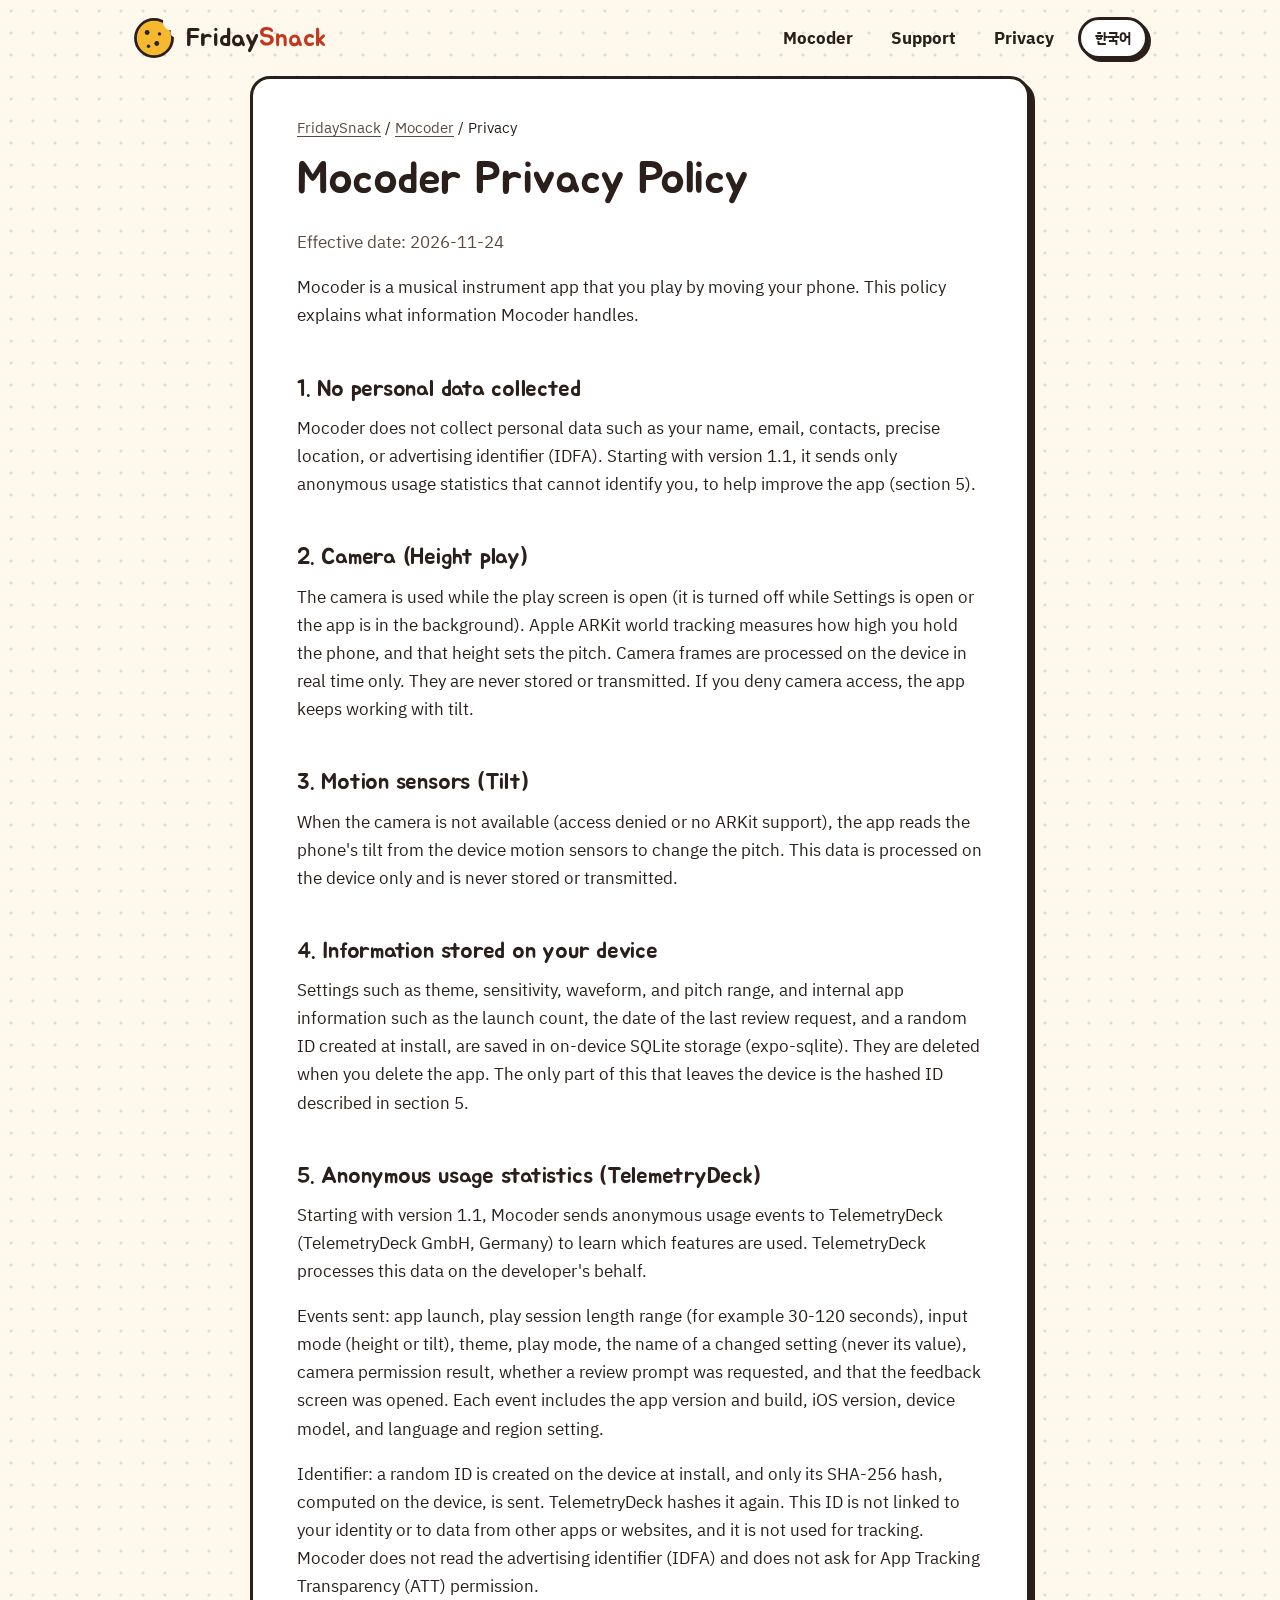
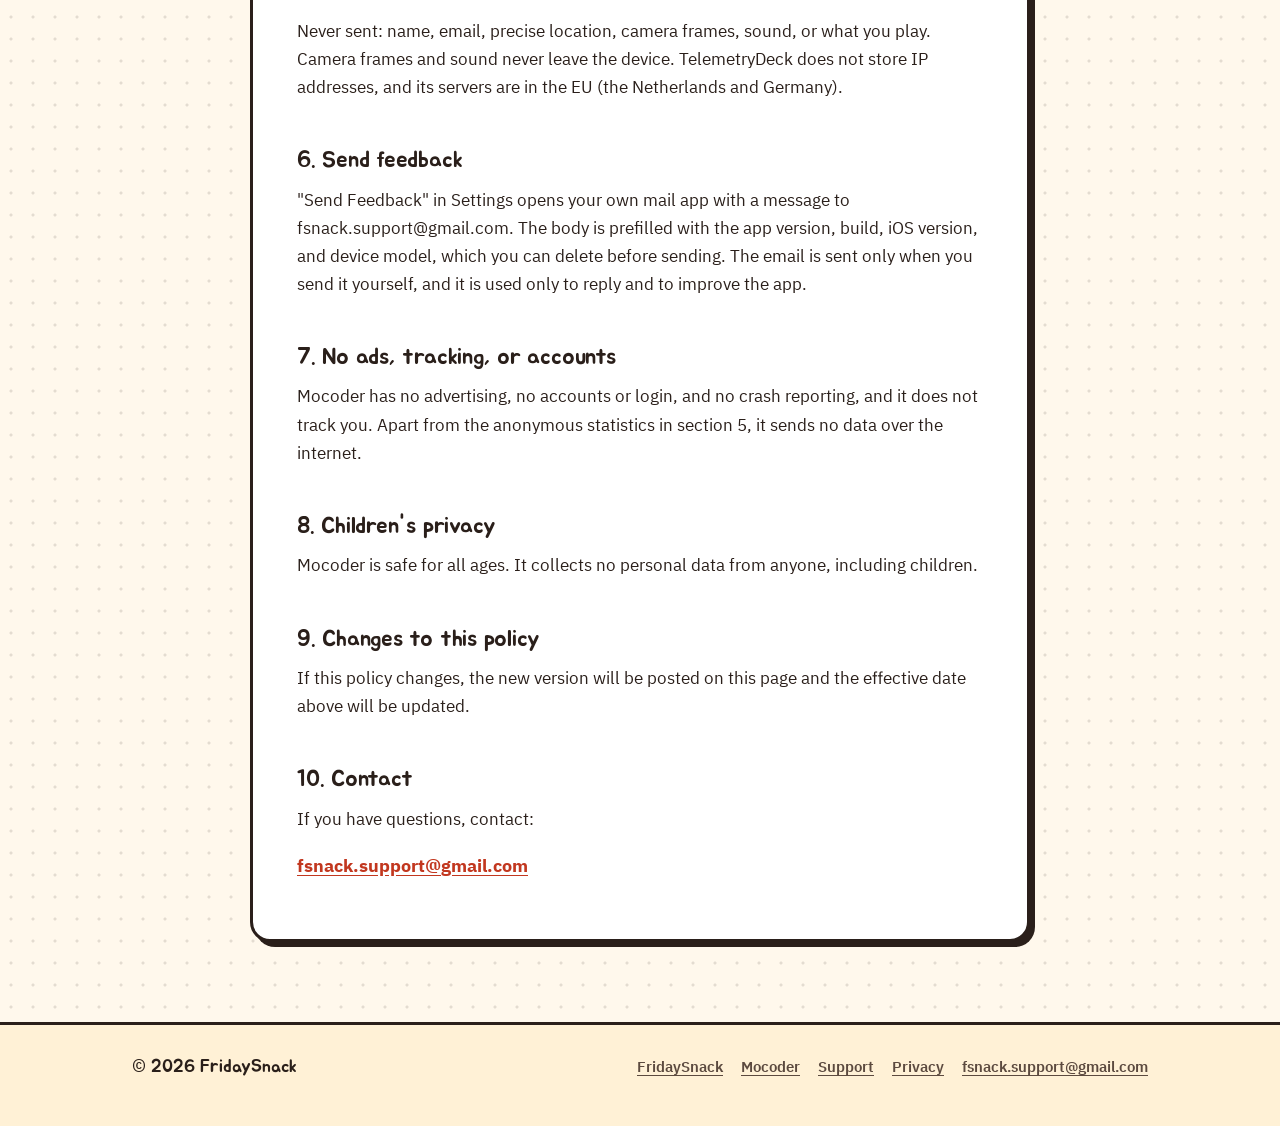
<file: mocoder/privacy/index.html>
<!doctype html>
<html lang="en" data-title-ko="Mocoder 개인정보 처리방침 | FridaySnack">
<head>
<meta charset="utf-8">
<meta name="viewport" content="width=device-width, initial-scale=1">
<title>Mocoder Privacy Policy | FridaySnack</title>
<script src="/assets/site.js"></script>
<meta name="description" content="Mocoder privacy policy. No personal data, no accounts, no ads, no tracking. Camera and motion data stay on your device. From version 1.1, anonymous usage statistics via TelemetryDeck.">
<link rel="canonical" href="https://fridaysnack.vercel.app/mocoder/privacy/">
<meta property="og:type" content="article">
<meta property="og:site_name" content="FridaySnack">
<meta property="og:title" content="Mocoder Privacy Policy">
<meta property="og:description" content="No personal data and no tracking. Camera and motion data stay on your device. Anonymous usage statistics only.">
<meta property="og:url" content="https://fridaysnack.vercel.app/mocoder/privacy/">
<link rel="icon" href="/mocoder/icon-256.png" type="image/png">
<link rel="apple-touch-icon" href="/mocoder/apple-touch-icon.png">
<meta name="twitter:card" content="summary">
<meta property="og:image" content="https://fridaysnack.vercel.app/mocoder/icon-512.png">
<meta property="og:locale" content="en_US">
<meta property="og:locale:alternate" content="ko_KR">
<link rel="preconnect" href="https://fonts.googleapis.com">
<link rel="preconnect" href="https://fonts.gstatic.com" crossorigin>
<link rel="stylesheet" href="https://fonts.googleapis.com/css2?family=IBM+Plex+Sans+KR:wght@400;600;700&amp;family=Jua&amp;display=swap">
<link rel="stylesheet" href="/assets/site.css">
</head>
<body>
<a class="skip-link" href="#main"><span class="l-en" lang="en">Skip to content</span><span class="l-ko" lang="ko">본문 바로가기</span></a>

<header class="site-header">
  <div class="wrap">
    <a class="wordmark" href="/" aria-label="FridaySnack home">
      <svg viewBox="0 0 64 64" aria-hidden="true" focusable="false"><defs><mask id="bite-h"><rect width="64" height="64" fill="#fff"/><circle cx="57" cy="9" r="12" fill="#000"/><circle cx="63" cy="24" r="7" fill="#000"/></mask></defs><g mask="url(#bite-h)"><circle cx="32" cy="32" r="27" fill="#f5b82e" stroke="currentColor" stroke-width="4"/><circle cx="22" cy="24" r="3.5" fill="currentColor"/><circle cx="36" cy="40" r="3.5" fill="currentColor"/><circle cx="24" cy="44" r="2.5" fill="currentColor"/><circle cx="40" cy="26" r="2.5" fill="currentColor"/></g></svg>
      <span>Friday<span class="snack">Snack</span></span>
    </a>
    <nav class="site-nav" aria-label="Main">
      <a href="/mocoder/">Mocoder</a>
      <a href="/mocoder/support/"><span class="l-en" lang="en">Support</span><span class="l-ko" lang="ko">지원</span></a>
      <a href="/mocoder/privacy/"><span class="l-en" lang="en">Privacy</span><span class="l-ko" lang="ko">개인정보</span></a>
      <button class="lang-toggle" type="button" hidden>한국어</button>
    </nav>
  </div>
</header>

<main id="main" class="doc">
  <div class="wrap narrow">
    <p class="breadcrumb"><a href="/">FridaySnack</a> / <a href="/mocoder/">Mocoder</a> / <span class="l-en" lang="en">Privacy</span><span class="l-ko" lang="ko">개인정보</span></p>
    <h1><span class="l-en" lang="en">Mocoder Privacy Policy</span><span class="l-ko" lang="ko">Mocoder 개인정보 처리방침</span></h1>
    <p class="date"><span class="l-en" lang="en">Effective date: <time datetime="2026-11-24">2026-11-24</time></span><span class="l-ko" lang="ko">시행일: <time datetime="2026-11-24">2026-11-24</time></span></p>

    <p class="l-en" lang="en">Mocoder is a musical instrument app that you play by moving your phone. This policy explains what information Mocoder handles.</p>
    <p class="l-ko" lang="ko">Mocoder는 폰을 움직여 소리를 연주하는 악기 앱입니다. 이 방침은 Mocoder가 어떤 정보를 다루는지 설명합니다.</p>

    <h2><span class="l-en" lang="en">1. No personal data collected</span><span class="l-ko" lang="ko">1. 개인정보를 수집하지 않습니다</span></h2>
    <p class="l-en" lang="en">Mocoder does not collect personal data such as your name, email, contacts, precise location, or advertising identifier (IDFA). Starting with version 1.1, it sends only anonymous usage statistics that cannot identify you, to help improve the app (section 5).</p>
    <p class="l-ko" lang="ko">Mocoder는 이름, 이메일, 연락처, 정확한 위치, 광고 식별자(IDFA) 같은 개인정보를 수집하지 않습니다. 버전 1.1부터는 앱을 개선하기 위해 누구인지 알 수 없는 익명 사용 통계만 보냅니다(5항).</p>

    <h2><span class="l-en" lang="en">2. Camera (Height play)</span><span class="l-ko" lang="ko">2. 카메라 (높이 연주)</span></h2>
    <p class="l-en" lang="en">The camera is used while the play screen is open (it is turned off while Settings is open or the app is in the background). Apple ARKit world tracking measures how high you hold the phone, and that height sets the pitch. Camera frames are processed on the device in real time only. They are never stored or transmitted. If you deny camera access, the app keeps working with tilt.</p>
    <p class="l-ko" lang="ko">연주 화면이 열려 있는 동안 카메라를 사용합니다(설정 화면을 열거나 앱이 백그라운드로 가면 끕니다). Apple ARKit 월드 트래킹으로 폰이 얼마나 높이 있는지 측정하여 음높이를 정합니다. 카메라 영상은 기기 안에서 실시간으로만 처리되며 저장하거나 전송하지 않습니다. 카메라 권한을 거부하면 기울기로 앱을 계속 사용할 수 있습니다.</p>

    <h2><span class="l-en" lang="en">3. Motion sensors (Tilt)</span><span class="l-ko" lang="ko">3. 모션 센서 (기울기)</span></h2>
    <p class="l-en" lang="en">When the camera is not available (access denied or no ARKit support), the app reads the phone's tilt from the device motion sensors to change the pitch. This data is processed on the device only and is never stored or transmitted.</p>
    <p class="l-ko" lang="ko">카메라를 쓸 수 없을 때(권한 거부 또는 ARKit 미지원)는 기기의 모션 센서로 폰의 기울기를 읽어 음높이를 바꿉니다. 이 데이터는 기기 안에서만 처리되며 저장하거나 전송하지 않습니다.</p>

    <h2><span class="l-en" lang="en">4. Information stored on your device</span><span class="l-ko" lang="ko">4. 기기에 저장되는 정보</span></h2>
    <p class="l-en" lang="en">Settings such as theme, sensitivity, waveform, and pitch range, and internal app information such as the launch count, the date of the last review request, and a random ID created at install, are saved in on-device SQLite storage (expo-sqlite). They are deleted when you delete the app. The only part of this that leaves the device is the hashed ID described in section 5.</p>
    <p class="l-ko" lang="ko">테마, 감도, 파형, 음역 같은 설정과, 앱 실행 횟수·마지막 리뷰 요청 날짜·설치 때 만든 무작위 ID 같은 앱 내부 정보는 기기 안의 SQLite 저장소(expo-sqlite)에 저장됩니다. 앱을 삭제하면 함께 삭제됩니다. 이 중 외부로 나가는 것은 5항의 해시된 ID뿐입니다.</p>

    <h2><span class="l-en" lang="en">5. Anonymous usage statistics (TelemetryDeck)</span><span class="l-ko" lang="ko">5. 익명 사용 통계 (TelemetryDeck)</span></h2>
    <p class="l-en" lang="en">Starting with version 1.1, Mocoder sends anonymous usage events to TelemetryDeck (TelemetryDeck GmbH, Germany) to learn which features are used. TelemetryDeck processes this data on the developer's behalf.</p>
    <p class="l-ko" lang="ko">버전 1.1부터 Mocoder는 어떤 기능이 쓰이는지 파악하기 위해 익명 사용 이벤트를 TelemetryDeck(독일 TelemetryDeck GmbH)에 보냅니다. TelemetryDeck은 개발자를 대신해 이 데이터를 처리하는 처리자입니다.</p>
    <p class="l-en" lang="en">Events sent: app launch, play session length range (for example 30-120 seconds), input mode (height or tilt), theme, play mode, the name of a changed setting (never its value), camera permission result, whether a review prompt was requested, and that the feedback screen was opened. Each event includes the app version and build, iOS version, device model, and language and region setting.</p>
    <p class="l-ko" lang="ko">보내는 이벤트: 앱 실행, 연주 시간 구간(예: 30~120초), 입력 방식(높이/기울기), 테마, 연주 방식, 바뀐 설정의 이름(값은 보내지 않음), 카메라 권한 결과, 리뷰 요청 여부, 의견 보내기 화면 열림. 각 이벤트에는 앱 버전과 빌드, iOS 버전, 기기 모델, 언어·지역 설정이 함께 담깁니다.</p>
    <p class="l-en" lang="en">Identifier: a random ID is created on the device at install, and only its SHA-256 hash, computed on the device, is sent. TelemetryDeck hashes it again. This ID is not linked to your identity or to data from other apps or websites, and it is not used for tracking. Mocoder does not read the advertising identifier (IDFA) and does not ask for App Tracking Transparency (ATT) permission.</p>
    <p class="l-ko" lang="ko">식별자: 설치 때 기기에서 무작위 ID를 만들고, 기기 안에서 SHA-256으로 해시한 값만 보냅니다. TelemetryDeck은 이 값을 한 번 더 해시합니다. 이 ID는 사용자의 신원이나 다른 앱·웹사이트의 데이터와 연결되지 않으며, 추적(tracking)에 쓰이지 않습니다. 광고 식별자(IDFA)는 읽지 않으며 앱 추적 투명성(ATT) 권한도 요청하지 않습니다.</p>
    <p class="l-en" lang="en">Never sent: name, email, precise location, camera frames, sound, or what you play. Camera frames and sound never leave the device. TelemetryDeck does not store IP addresses, and its servers are in the EU (the Netherlands and Germany).</p>
    <p class="l-ko" lang="ko">보내지 않는 것: 이름, 이메일, 정확한 위치, 카메라 영상, 소리, 연주 내용. 카메라 영상과 소리는 기기 밖으로 나가지 않습니다. TelemetryDeck은 IP 주소를 저장하지 않으며, 서버는 EU(네덜란드, 독일)에 있습니다.</p>

    <h2><span class="l-en" lang="en">6. Send feedback</span><span class="l-ko" lang="ko">6. 의견 보내기</span></h2>
    <p class="l-en" lang="en">"Send Feedback" in Settings opens your own mail app with a message to fsnack.support@gmail.com. The body is prefilled with the app version, build, iOS version, and device model, which you can delete before sending. The email is sent only when you send it yourself, and it is used only to reply and to improve the app.</p>
    <p class="l-ko" lang="ko">설정의 「의견 보내기」는 기기의 메일 앱을 열어 fsnack.support@gmail.com으로 보낼 메일을 준비합니다. 본문에는 앱 버전, 빌드, iOS 버전, 기기 모델이 미리 적혀 있으며 보내기 전에 지울 수 있습니다. 메일은 사용자가 직접 보낼 때만 전송되며, 받은 메일은 답변과 앱 개선에만 사용합니다.</p>

    <h2><span class="l-en" lang="en">7. No ads, tracking, or accounts</span><span class="l-ko" lang="ko">7. 광고·추적·계정 없음</span></h2>
    <p class="l-en" lang="en">Mocoder has no advertising, no accounts or login, and no crash reporting, and it does not track you. Apart from the anonymous statistics in section 5, it sends no data over the internet.</p>
    <p class="l-ko" lang="ko">Mocoder는 광고, 계정, 로그인, 충돌 보고 도구를 사용하지 않으며 사용자를 추적하지 않습니다. 5항의 익명 통계 외에는 인터넷으로 데이터를 보내지 않습니다.</p>

    <h2><span class="l-en" lang="en">8. Children's privacy</span><span class="l-ko" lang="ko">8. 아동 개인정보</span></h2>
    <p class="l-en" lang="en">Mocoder is safe for all ages. It collects no personal data from anyone, including children.</p>
    <p class="l-ko" lang="ko">Mocoder는 모든 연령이 안전하게 사용할 수 있습니다. 아동을 포함한 누구의 개인정보도 수집하지 않습니다.</p>

    <h2><span class="l-en" lang="en">9. Changes to this policy</span><span class="l-ko" lang="ko">9. 방침 변경</span></h2>
    <p class="l-en" lang="en">If this policy changes, the new version will be posted on this page and the effective date above will be updated.</p>
    <p class="l-ko" lang="ko">이 방침이 바뀌면 이 페이지에 게시하고 위의 시행일을 갱신합니다.</p>

    <h2><span class="l-en" lang="en">10. Contact</span><span class="l-ko" lang="ko">10. 문의</span></h2>
    <p class="l-en" lang="en">If you have questions, contact:</p>
    <p class="l-ko" lang="ko">질문이 있으면 아래로 연락해 주세요.</p>
    <p class="email"><a href="mailto:fsnack.support@gmail.com">fsnack.support@gmail.com</a></p>
  </div>
</main>

<footer class="site-footer">
  <div class="wrap">
    <p>© 2026 FridaySnack</p>
    <ul>
      <li><a href="/">FridaySnack</a></li>
      <li><a href="/mocoder/">Mocoder</a></li>
      <li><a href="/mocoder/support/"><span class="l-en" lang="en">Support</span><span class="l-ko" lang="ko">지원</span></a></li>
      <li><a href="/mocoder/privacy/"><span class="l-en" lang="en">Privacy</span><span class="l-ko" lang="ko">개인정보</span></a></li>
      <li><a href="mailto:fsnack.support@gmail.com">fsnack.support@gmail.com</a></li>
    </ul>
  </div>
</footer>
</body>
</html>
</file>
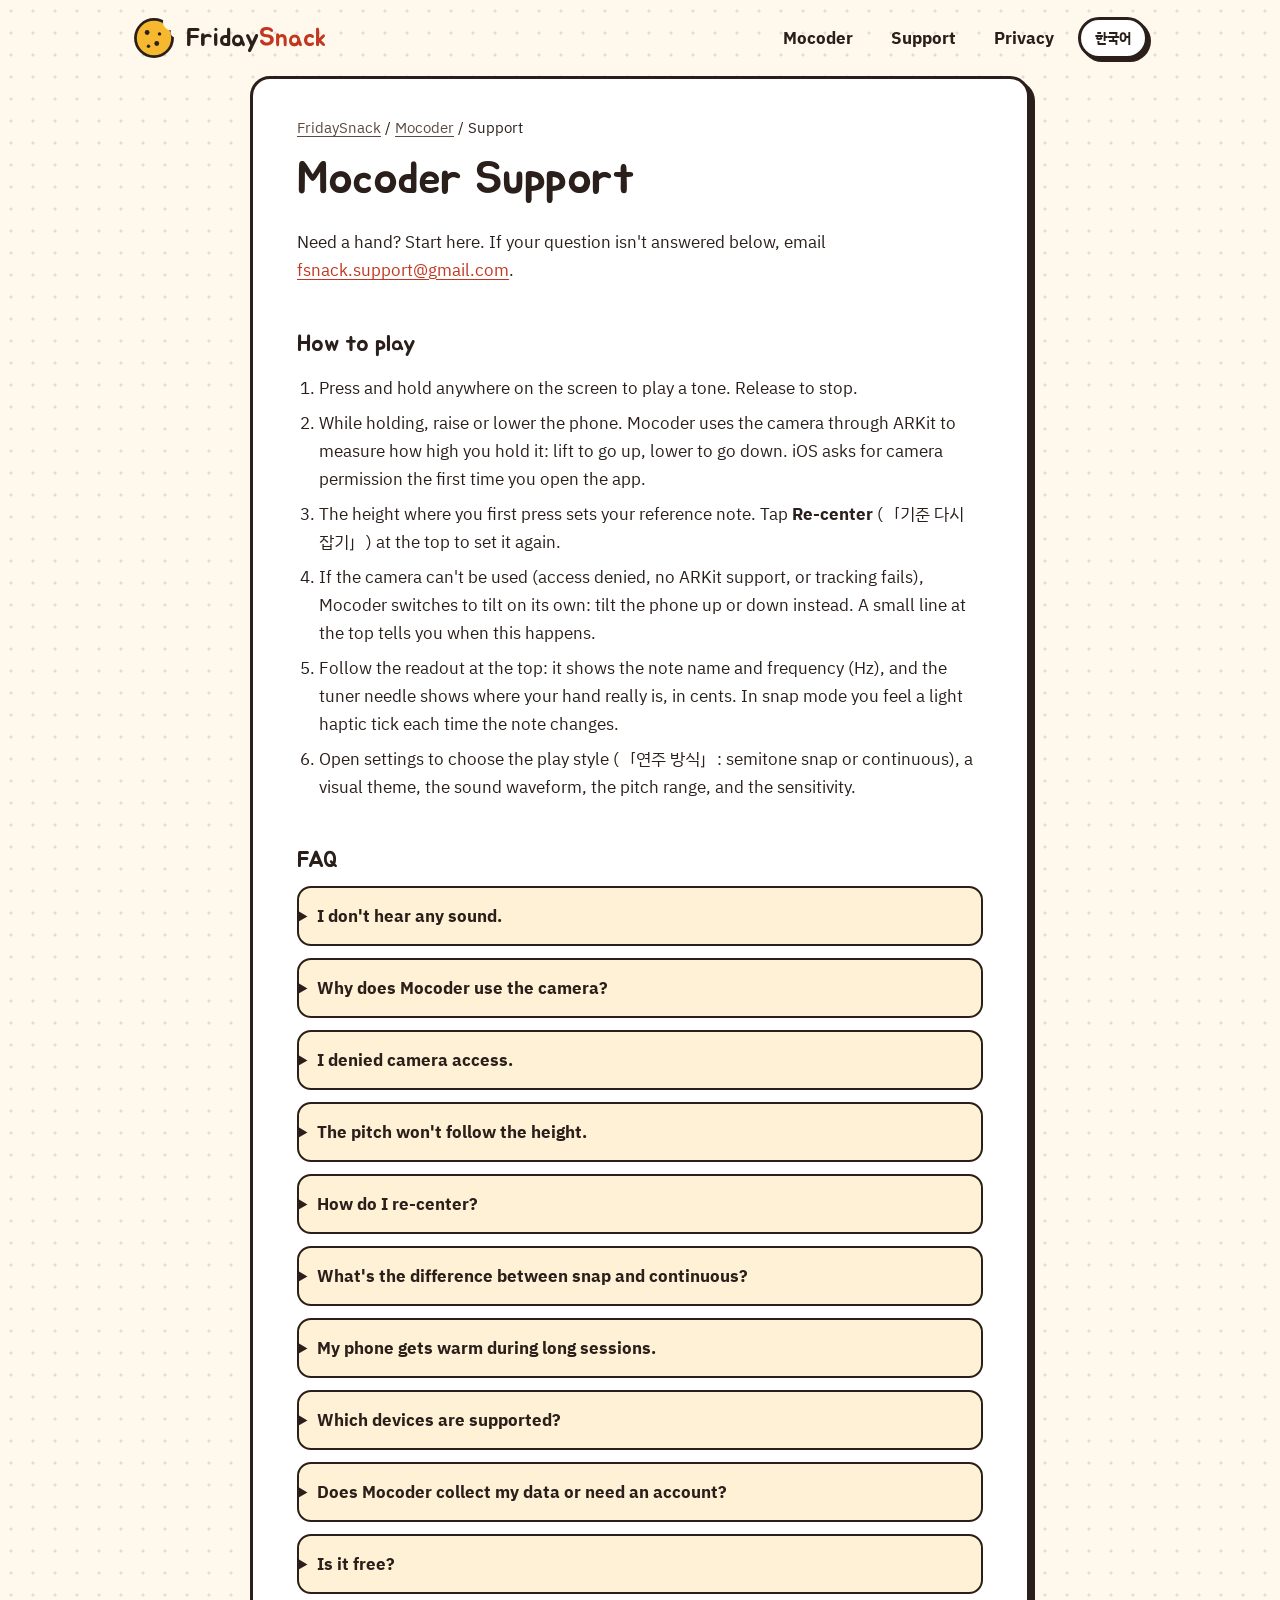
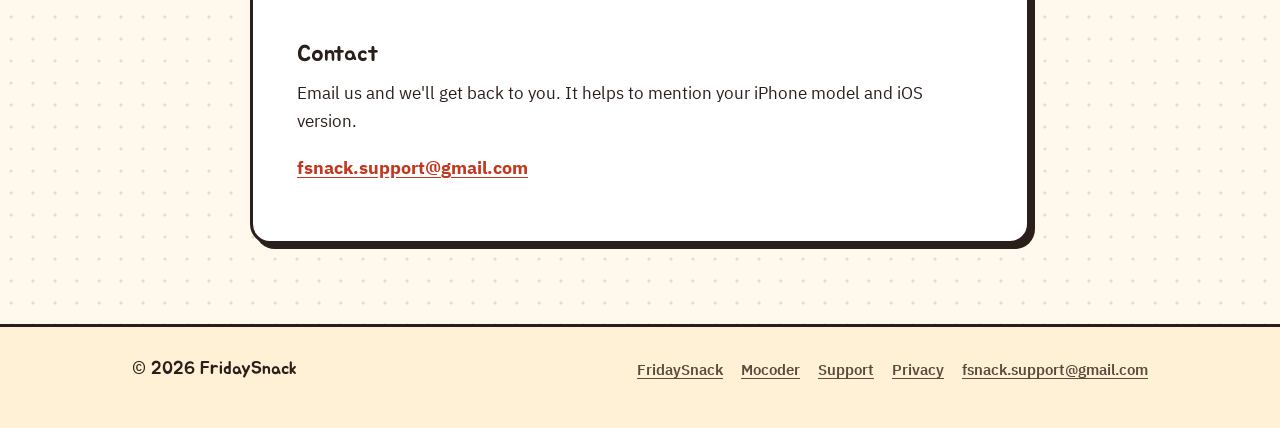
<file: mocoder/support/index.html>
<!doctype html>
<html lang="en" data-title-ko="Mocoder 지원 | FridaySnack">
<head>
<meta charset="utf-8">
<meta name="viewport" content="width=device-width, initial-scale=1">
<title>Mocoder Support | FridaySnack</title>
<script src="/assets/site.js"></script>
<meta name="description" content="Mocoder support: how to play, answers to common questions (no sound, camera use and access, re-centering, snap vs continuous, warm phone, supported devices), and how to contact us.">
<link rel="canonical" href="https://fridaysnack.vercel.app/mocoder/support/">
<meta property="og:type" content="article">
<meta property="og:site_name" content="FridaySnack">
<meta property="og:title" content="Mocoder Support">
<meta property="og:description" content="How to play Mocoder, FAQ, and contact.">
<meta property="og:url" content="https://fridaysnack.vercel.app/mocoder/support/">
<link rel="icon" href="/mocoder/icon-256.png" type="image/png">
<link rel="apple-touch-icon" href="/mocoder/apple-touch-icon.png">
<meta name="twitter:card" content="summary">
<meta property="og:image" content="https://fridaysnack.vercel.app/mocoder/icon-512.png">
<meta property="og:locale" content="en_US">
<meta property="og:locale:alternate" content="ko_KR">
<link rel="preconnect" href="https://fonts.googleapis.com">
<link rel="preconnect" href="https://fonts.gstatic.com" crossorigin>
<link rel="stylesheet" href="https://fonts.googleapis.com/css2?family=IBM+Plex+Sans+KR:wght@400;600;700&amp;family=Jua&amp;display=swap">
<link rel="stylesheet" href="/assets/site.css">
</head>
<body>
<a class="skip-link" href="#main"><span class="l-en" lang="en">Skip to content</span><span class="l-ko" lang="ko">본문 바로가기</span></a>

<header class="site-header">
  <div class="wrap">
    <a class="wordmark" href="/" aria-label="FridaySnack home">
      <svg viewBox="0 0 64 64" aria-hidden="true" focusable="false"><defs><mask id="bite-h"><rect width="64" height="64" fill="#fff"/><circle cx="57" cy="9" r="12" fill="#000"/><circle cx="63" cy="24" r="7" fill="#000"/></mask></defs><g mask="url(#bite-h)"><circle cx="32" cy="32" r="27" fill="#f5b82e" stroke="currentColor" stroke-width="4"/><circle cx="22" cy="24" r="3.5" fill="currentColor"/><circle cx="36" cy="40" r="3.5" fill="currentColor"/><circle cx="24" cy="44" r="2.5" fill="currentColor"/><circle cx="40" cy="26" r="2.5" fill="currentColor"/></g></svg>
      <span>Friday<span class="snack">Snack</span></span>
    </a>
    <nav class="site-nav" aria-label="Main">
      <a href="/mocoder/">Mocoder</a>
      <a href="/mocoder/support/"><span class="l-en" lang="en">Support</span><span class="l-ko" lang="ko">지원</span></a>
      <a href="/mocoder/privacy/"><span class="l-en" lang="en">Privacy</span><span class="l-ko" lang="ko">개인정보</span></a>
      <button class="lang-toggle" type="button" hidden>한국어</button>
    </nav>
  </div>
</header>

<main id="main" class="doc">
  <div class="wrap narrow">
    <p class="breadcrumb"><a href="/">FridaySnack</a> / <a href="/mocoder/">Mocoder</a> / <span class="l-en" lang="en">Support</span><span class="l-ko" lang="ko">지원</span></p>
    <h1><span class="l-en" lang="en">Mocoder Support</span><span class="l-ko" lang="ko">Mocoder 지원</span></h1>
    <p class="l-en" lang="en">Need a hand? Start here. If your question isn't answered below, email <a href="mailto:fsnack.support@gmail.com">fsnack.support@gmail.com</a>.</p>
    <p class="l-ko" lang="ko">도움이 필요하신가요? 여기서 먼저 확인해 보세요. 아래에 답이 없으면 <a href="mailto:fsnack.support@gmail.com">fsnack.support@gmail.com</a>으로 메일을 보내 주세요.</p>

    <h2 id="how-to-play"><span class="l-en" lang="en">How to play</span><span class="l-ko" lang="ko">연주 방법</span></h2>
    <ol class="l-en" lang="en">
      <li>Press and hold anywhere on the screen to play a tone. Release to stop.</li>
      <li>While holding, raise or lower the phone. Mocoder uses the camera through ARKit to measure how high you hold it: lift to go up, lower to go down. iOS asks for camera permission the first time you open the app.</li>
      <li>The height where you first press sets your reference note. Tap <strong>Re-center</strong> (「기준 다시 잡기」) at the top to set it again.</li>
      <li>If the camera can't be used (access denied, no ARKit support, or tracking fails), Mocoder switches to tilt on its own: tilt the phone up or down instead. A small line at the top tells you when this happens.</li>
      <li>Follow the readout at the top: it shows the note name and frequency (Hz), and the tuner needle shows where your hand really is, in cents. In snap mode you feel a light haptic tick each time the note changes.</li>
      <li>Open settings to choose the play style (「연주 방식」: semitone snap or continuous), a visual theme, the sound waveform, the pitch range, and the sensitivity.</li>
    </ol>
    <ol class="l-ko" lang="ko">
      <li>화면 아무 곳이나 누르고 있으면 소리가 납니다. 손을 떼면 멈춥니다.</li>
      <li>누른 채로 폰을 들어 올리거나 내려 보세요. ARKit 카메라로 폰의 높이를 측정해, 들어 올리면 음이 높아지고 내리면 낮아집니다. 앱을 처음 열 때 iOS가 카메라 권한을 요청합니다.</li>
      <li>처음 누른 높이가 기준음이 됩니다. 화면 위쪽 「기준 다시 잡기」를 누르면 기준을 다시 잡습니다.</li>
      <li>카메라를 쓸 수 없으면(권한 거부, ARKit 미지원, 추적 실패) 자동으로 기울기 연주로 바뀝니다. 폰을 위아래로 기울여 연주하세요. 이때 화면 위쪽에 작은 안내가 나옵니다.</li>
      <li>화면 위쪽 표시를 보며 음을 맞춰 보세요. 음이름과 주파수(Hz)를 보여 주고, 튜너 바늘은 손의 실제 위치를 cents로 보여 줍니다. 반음 스냅에서는 음이 바뀔 때마다 가볍게 진동합니다.</li>
      <li>설정에서 연주 방식(반음 스냅 / 연속음), 화면 테마, 소리 파형, 음역, 감도를 고를 수 있습니다.</li>
    </ol>

    <h2 id="faq"><span class="l-en" lang="en">FAQ</span><span class="l-ko" lang="ko">자주 묻는 질문</span></h2>

    <details class="faq" id="no-sound">
      <summary><span class="l-en" lang="en">I don't hear any sound.</span><span class="l-ko" lang="ko">소리가 안 나요.</span></summary>
      <div class="l-en" lang="en">
        <ul>
          <li>Check the Ring/Silent switch (or Action button) on the side of your iPhone. Silent mode can mute the app.</li>
          <li>Turn the volume up with the side buttons.</li>
          <li>If headphones or a Bluetooth speaker are connected, the sound may be playing there.</li>
          <li>Sound plays only while your finger is on the screen. Press and hold.</li>
        </ul>
      </div>
      <div class="l-ko" lang="ko">
        <ul>
          <li>iPhone 옆면의 벨소리/무음 스위치(또는 동작 버튼)를 확인해 주세요. 무음 모드에서는 소리가 나지 않을 수 있습니다.</li>
          <li>옆면 버튼으로 볼륨을 올려 주세요.</li>
          <li>이어폰이나 블루투스 스피커가 연결되어 있다면 그쪽으로 소리가 나고 있을 수 있습니다.</li>
          <li>소리는 화면을 누르고 있는 동안에만 납니다. 손가락을 떼지 말고 눌러 주세요.</li>
        </ul>
      </div>
    </details>

    <details class="faq" id="camera">
      <summary><span class="l-en" lang="en">Why does Mocoder use the camera?</span><span class="l-ko" lang="ko">왜 카메라를 쓰나요?</span></summary>
      <div class="l-en" lang="en">
        <p>To measure how high you hold the phone. ARKit world tracking reads the camera on your device in real time, and that height sets the pitch. Nothing is recorded, saved, or sent anywhere. The camera is off while Settings is open or the app is in the background. See the <a href="/mocoder/privacy/">privacy policy</a>.</p>
      </div>
      <div class="l-ko" lang="ko">
        <p>폰을 얼마나 높이 들고 있는지 측정하기 위해서입니다. ARKit 월드 트래킹이 기기 안에서 카메라 영상을 실시간으로 처리해 그 높이로 음높이를 정합니다. 영상은 녹화하거나 저장하거나 전송하지 않습니다. 설정 화면을 열거나 앱이 백그라운드로 가면 카메라를 끕니다. <a href="/mocoder/privacy/">개인정보 처리방침</a>을 참고해 주세요.</p>
      </div>
    </details>

    <details class="faq" id="camera-denied">
      <summary><span class="l-en" lang="en">I denied camera access.</span><span class="l-ko" lang="ko">카메라 권한을 거부했어요.</span></summary>
      <div class="l-en" lang="en">
        <p>No problem: Mocoder keeps working with tilt. Tilt the phone up or down to change the pitch.</p>
        <p>To play with height again, tap the small hint at the top of the screen (it opens Settings), or turn camera access back on yourself:</p>
        <ol>
          <li>Open the <strong>Settings</strong> app.</li>
          <li>Scroll down and tap <strong>Mocoder</strong>.</li>
          <li>Turn on <strong>Camera</strong>.</li>
        </ol>
      </div>
      <div class="l-ko" lang="ko">
        <p>괜찮습니다. Mocoder는 기울기로 계속 연주할 수 있습니다. 폰을 위아래로 기울이면 음이 바뀝니다.</p>
        <p>다시 높이로 연주하려면 화면 위쪽의 작은 안내를 누르거나(설정 앱이 열립니다) 직접 카메라 권한을 켜 주세요.</p>
        <ol>
          <li><strong>설정</strong> 앱을 엽니다.</li>
          <li>아래로 내려 <strong>Mocoder</strong>를 누릅니다.</li>
          <li><strong>카메라</strong>를 켭니다.</li>
        </ol>
      </div>
    </details>

    <details class="faq" id="height-tracking">
      <summary><span class="l-en" lang="en">The pitch won't follow the height.</span><span class="l-ko" lang="ko">높이를 바꿔도 음이 잘 따라오지 않아요.</span></summary>
      <div class="l-en" lang="en">
        <p>Height tracking works best in good light, with the camera pointed at a scene with some visible detail (not a blank wall or a dark room). Don't cover the camera with your fingers. If tracking can't start, Mocoder switches to tilt and says so at the top.</p>
      </div>
      <div class="l-ko" lang="ko">
        <p>높이 추적은 밝은 곳에서 무늬나 사물이 보이는 쪽을 비출 때 가장 잘 동작합니다. (빈 벽이나 어두운 방에서는 잘 동작하지 않을 수 있습니다.) 손가락으로 카메라를 가리지 마세요. 추적을 시작하지 못하면 자동으로 기울기 연주로 바뀌고 화면 위쪽에 알려 줍니다.</p>
      </div>
    </details>

    <details class="faq" id="recenter">
      <summary><span class="l-en" lang="en">How do I re-center?</span><span class="l-ko" lang="ko">기준은 어떻게 다시 잡나요?</span></summary>
      <div class="l-en" lang="en">
        <p>The height where you first press becomes the reference note. To move it, hold the phone where you want the middle of your range and tap <strong>Re-center</strong> (「기준 다시 잡기」) at the top of the screen. You can pick the reference note itself in settings.</p>
      </div>
      <div class="l-ko" lang="ko">
        <p>처음 누른 높이가 기준음이 됩니다. 기준을 옮기려면 음역의 가운데로 쓰고 싶은 높이에 폰을 두고 화면 위쪽 「기준 다시 잡기」를 누르세요. 기준음 자체는 설정에서 고를 수 있습니다.</p>
      </div>
    </details>

    <details class="faq" id="snap">
      <summary><span class="l-en" lang="en">What's the difference between snap and continuous?</span><span class="l-ko" lang="ko">반음 스냅과 연속음은 뭐가 다른가요?</span></summary>
      <div class="l-en" lang="en">
        <p>Change it in settings under 「연주 방식」 (play style).</p>
        <ul>
          <li><strong>Semitone snap</strong> (default): the pitch lands on the nearest note with a short glide, and you feel a tick each time the note changes. It won't flicker when your hand sits between two notes. The tuner needle still shows where your hand really is.</li>
          <li><strong>Continuous</strong>: the classic theremin glide. The pitch follows your hand smoothly, with no steps.</li>
        </ul>
      </div>
      <div class="l-ko" lang="ko">
        <p>설정의 「연주 방식」에서 바꿀 수 있습니다.</p>
        <ul>
          <li><strong>반음 스냅</strong>(기본값): 음이 가장 가까운 반음에 짧게 미끄러지듯 맞춰지고, 음이 바뀔 때마다 가볍게 진동합니다. 손이 두 음 사이에 있어도 음이 왔다 갔다 하지 않습니다. 튜너 바늘은 손의 실제 위치를 그대로 보여 줍니다.</li>
          <li><strong>연속음</strong>: 테레민처럼 음이 손을 따라 끊김 없이 부드럽게 변합니다.</li>
        </ul>
      </div>
    </details>

    <details class="faq" id="warm">
      <summary><span class="l-en" lang="en">My phone gets warm during long sessions.</span><span class="l-ko" lang="ko">오래 연주하면 폰이 따뜻해져요.</span></summary>
      <div class="l-en" lang="en">
        <p>That's normal. Camera-based height tracking, real-time sound, and full-screen visuals all keep the phone busy. When the phone gets hot, Mocoder quietly lowers its frame rate to go easy on it. Take short breaks during long sessions.</p>
      </div>
      <div class="l-ko" lang="ko">
        <p>정상입니다. 카메라로 높이를 추적하면서 실시간 소리 합성과 화면 가득한 그래픽이 함께 동작하기 때문입니다. 폰이 뜨거워지면 Mocoder가 조용히 화면 갱신 속도를 낮춰 부담을 줄입니다. 오래 연주할 때는 잠깐씩 쉬어 주세요.</p>
      </div>
    </details>

    <details class="faq" id="devices">
      <summary><span class="l-en" lang="en">Which devices are supported?</span><span class="l-ko" lang="ko">어떤 기기에서 쓸 수 있나요?</span></summary>
      <div class="l-en" lang="en">
        <p>iPhone with iOS 16.4 or later. Playing with height requires an iPhone that supports ARKit; on other iPhones you play by tilting.</p>
      </div>
      <div class="l-ko" lang="ko">
        <p>iOS 16.4 이상의 iPhone에서 사용할 수 있습니다. 높이 연주는 ARKit을 지원하는 iPhone이 필요하며, 그 밖의 iPhone에서는 기울기로 연주합니다.</p>
      </div>
    </details>

    <details class="faq" id="data">
      <summary><span class="l-en" lang="en">Does Mocoder collect my data or need an account?</span><span class="l-ko" lang="ko">데이터를 수집하거나 계정이 필요한가요?</span></summary>
      <div class="l-en" lang="en">
        <p>Mocoder needs no account, shows no ads, and collects no personal data. Since version 1.1 it sends anonymous usage statistics (TelemetryDeck) to help improve the app; they cannot identify you and are never used for tracking. Camera frames and sound are processed on the device only. See the <a href="/mocoder/privacy/">privacy policy</a>.</p>
      </div>
      <div class="l-ko" lang="ko">
        <p>계정과 광고가 없고 개인정보를 수집하지 않습니다. 1.1부터 앱 개선을 위해 누구인지 알 수 없는 익명 사용 통계(TelemetryDeck)를 보내며, 추적에는 쓰지 않습니다. 카메라 영상과 소리는 기기 안에서만 처리됩니다. <a href="/mocoder/privacy/">개인정보 처리방침</a>을 참고해 주세요.</p>
      </div>
    </details>

    <details class="faq" id="price">
      <summary><span class="l-en" lang="en">Is it free?</span><span class="l-ko" lang="ko">무료인가요?</span></summary>
      <div class="l-en" lang="en">
        <p>Yes. Mocoder is free, with no in-app purchases. All themes are included.</p>
      </div>
      <div class="l-ko" lang="ko">
        <p>네. Mocoder는 무료이며 인앱 결제가 없습니다. 모든 테마가 포함되어 있습니다.</p>
      </div>
    </details>

    <h2 id="contact"><span class="l-en" lang="en">Contact</span><span class="l-ko" lang="ko">문의</span></h2>
    <p class="l-en" lang="en">Email us and we'll get back to you. It helps to mention your iPhone model and iOS version.</p>
    <p class="l-ko" lang="ko">메일을 보내 주시면 답장 드리겠습니다. iPhone 모델과 iOS 버전을 함께 알려 주시면 도움이 됩니다.</p>
    <p class="email"><a href="mailto:fsnack.support@gmail.com?subject=Mocoder%20support">fsnack.support@gmail.com</a></p>
  </div>
</main>

<footer class="site-footer">
  <div class="wrap">
    <p>© 2026 FridaySnack</p>
    <ul>
      <li><a href="/">FridaySnack</a></li>
      <li><a href="/mocoder/">Mocoder</a></li>
      <li><a href="/mocoder/support/"><span class="l-en" lang="en">Support</span><span class="l-ko" lang="ko">지원</span></a></li>
      <li><a href="/mocoder/privacy/"><span class="l-en" lang="en">Privacy</span><span class="l-ko" lang="ko">개인정보</span></a></li>
      <li><a href="mailto:fsnack.support@gmail.com">fsnack.support@gmail.com</a></li>
    </ul>
  </div>
</footer>
</body>
</html>
</file>
<file: assets/site.css>
/* FridaySnack — shared stylesheet. One file for every page.
   Look: "sticker / playful brutalist" — thick outlines, hard offset shadows,
   slightly crooked cards on a dotted bakery-paper background. */

:root {
  color-scheme: light dark;
  --bg: #fff8ec;
  --dot: rgba(42, 31, 26, 0.13);
  --surface: #ffffff;
  --surface-2: #fff1d6;
  --ink: #2a1f1a;
  --ink-soft: #5c4a3f;
  --line: #ecdcc0;
  --outline: #2a1f1a;     /* sticker outlines */
  --shadow-c: #2a1f1a;    /* hard offset shadow colour */
  --accent: #f5b82e;      /* mustard */
  --accent-ink: #2a1f1a;
  --tomato: #c2371f;      /* links, highlights (>= 4.5:1 on --bg) */
  --mint: #1f7a5a;
  --focus: #2a6df4;
  /* sticker fills (text on them is --ink) */
  --st-mustard: #f5b82e;
  --st-mint: #bfe9d4;
  --st-tomato: #ffcabd;
  --st-sky: #cfe3ff;
  --st-grape: #e5d6ff;
  --ticker-bg: #2a1f1a;
  --ticker-ink: #f5b82e;
  --ticker2-bg: #c2371f;
  --ticker2-ink: #fff8ec;
  --shadow: 0 1px 0 rgba(42, 31, 26, 0.06), 0 8px 24px rgba(42, 31, 26, 0.08);
  --radius: 20px;
  --bw: 3px;              /* border width */
  --spring: cubic-bezier(0.34, 1.56, 0.64, 1);
  --font-display: "Jua", "IBM Plex Sans KR", system-ui, sans-serif;
  --font-body: "IBM Plex Sans KR", -apple-system, BlinkMacSystemFont,
    "Apple SD Gothic Neo", "Segoe UI", Roboto, sans-serif;
  --font-mono: ui-monospace, "SF Mono", Menlo, Consolas, "IBM Plex Sans KR", monospace;
}

@media (prefers-color-scheme: dark) {
  :root {
    --bg: #1a1411;
    --dot: rgba(246, 238, 227, 0.1);
    --surface: #2a201a;
    --surface-2: #33271f;
    --ink: #f6eee3;
    --ink-soft: #d6c8ba;
    --line: #4a3b30;
    --outline: #f6eee3;
    --shadow-c: #f5b82e;
    --accent: #f5b82e;
    --accent-ink: #1a1411;
    --tomato: #ff8a73;
    --mint: #6fd6ad;
    --focus: #8fb4ff;
    --st-mustard: #f5b82e;
    --st-mint: #1d4a3a;
    --st-tomato: #5a2419;
    --st-sky: #1f3354;
    --st-grape: #3b2a5e;
    --ticker-bg: #f5b82e;
    --ticker-ink: #1a1411;
    --ticker2-bg: #ff8a73;
    --ticker2-ink: #1a1411;
    --shadow: 0 1px 0 rgba(0, 0, 0, 0.3), 0 8px 24px rgba(0, 0, 0, 0.35);
  }
}

/* ---------- base ---------- */
*,
*::before,
*::after { box-sizing: border-box; }

html { -webkit-text-size-adjust: 100%; }

body {
  margin: 0;
  background:
    radial-gradient(circle, var(--dot) 1.3px, transparent 1.8px) 0 0 / 22px 22px,
    var(--bg);
  color: var(--ink);
  font-family: var(--font-body);
  font-size: 1.0625rem;
  line-height: 1.65;
  word-break: keep-all;
  overflow-wrap: anywhere;
  overflow-x: hidden;
}

img, svg { display: block; max-width: 100%; }

a { color: var(--tomato); text-underline-offset: 0.18em; }
a:hover { text-decoration-thickness: 2px; }

:focus-visible {
  outline: 3px solid var(--focus);
  outline-offset: 3px;
  border-radius: 6px;
}

h1, h2, h3 {
  font-family: var(--font-display);
  font-weight: 400;
  line-height: 1.15;
  letter-spacing: -0.01em;
  margin: 0 0 0.5em;
}
h1 { font-size: clamp(2.4rem, 9vw, 4.4rem); }
h2 { font-size: clamp(1.8rem, 6vw, 2.6rem); }
h3 { font-size: 1.35rem; }
p { margin: 0 0 1em; }

.skip-link {
  position: absolute;
  left: 16px;
  top: -100px;
  background: var(--accent);
  color: var(--accent-ink);
  padding: 8px 14px;
  border-radius: 999px;
  border: var(--bw) solid var(--outline);
  z-index: 10;
}
.skip-link:focus { top: 12px; }

.wrap {
  width: 100%;
  max-width: 1080px;
  margin: 0 auto;
  padding: 0 16px;
}
@media (min-width: 720px) { .wrap { padding: 0 32px; } }

.narrow { max-width: 780px; }

.visually-hidden {
  position: absolute !important;
  width: 1px;
  height: 1px;
  overflow: hidden;
  clip: rect(0 0 0 0);
  clip-path: inset(50%);
  white-space: nowrap;
}

/* Elements that only make sense with JS. site.js adds .js to <html>. */
html:not(.js) .js-only { display: none !important; }
.js .no-js-only { display: none !important; }

/* ---------- language toggle ----------
   No JS: <html> has no data-lang, so both languages show (EN first).
   With JS: site.js sets data-lang="en" | "ko" and the other one hides. */
html[data-lang="en"] .l-ko,
html[data-lang="ko"] .l-en { display: none !important; }
html:not([data-lang]) span.l-en + span.l-ko::before { content: " / "; }
html:not([data-lang]) .lang-toggle { display: none; }

/* ---------- sticker primitive ---------- */
.sticker {
  background: var(--surface);
  border: var(--bw) solid var(--outline);
  border-radius: var(--radius);
  box-shadow: 5px 5px 0 var(--shadow-c);
  transform: rotate(var(--rot, 0deg));
  transition: transform 0.35s var(--spring), box-shadow 0.35s var(--spring);
}
.sticker--poke:hover,
.sticker--poke:focus-within {
  transform: rotate(calc(var(--rot, 0deg) * -1.6)) translate(-3px, -5px) scale(1.015);
  box-shadow: 9px 10px 0 var(--shadow-c);
}
.sticker--poke:active {
  transform: rotate(var(--rot, 0deg)) translate(3px, 3px);
  box-shadow: 1px 1px 0 var(--shadow-c);
  transition-duration: 0.08s;
}

.lang-toggle,
.chip-btn {
  font: inherit;
  font-size: 0.9rem;
  font-weight: 700;
  color: var(--ink);
  background: var(--surface);
  border: var(--bw) solid var(--outline);
  border-radius: 999px;
  padding: 4px 14px;
  min-height: 42px;
  cursor: pointer;
  box-shadow: 3px 3px 0 var(--shadow-c);
  transition: transform 0.25s var(--spring), box-shadow 0.25s var(--spring), background 0.15s;
}
.lang-toggle:hover,
.chip-btn:hover { background: var(--accent); color: var(--accent-ink); transform: translate(-1px, -2px) rotate(-2deg); box-shadow: 5px 5px 0 var(--shadow-c); }
.lang-toggle:active,
.chip-btn:active { transform: translate(2px, 2px); box-shadow: 0 0 0 var(--shadow-c); }

/* ---------- header / footer ---------- */
.site-header { padding: 16px 0 8px; position: relative; z-index: 3; }
.site-header .wrap {
  display: flex;
  align-items: center;
  justify-content: space-between;
  gap: 12px;
  flex-wrap: wrap;
}
.site-nav {
  display: flex;
  align-items: center;
  gap: 6px 10px;
  flex-wrap: wrap;
}
.site-nav a {
  color: var(--ink);
  text-decoration: none;
  font-weight: 700;
  padding: 6px 12px;
  border: 2px solid transparent;
  border-radius: 999px;
  transition: transform 0.25s var(--spring), border-color 0.15s, background 0.15s;
}
.site-nav a:hover {
  border-color: var(--outline);
  background: var(--surface);
  transform: rotate(-3deg);
}

.wordmark {
  display: inline-flex;
  align-items: center;
  gap: 10px;
  color: var(--ink);
  text-decoration: none;
  font-family: var(--font-display);
  font-size: 1.65rem;
  line-height: 1;
}
.wordmark svg {
  width: 44px;
  height: 44px;
  flex: none;
  color: var(--outline);
  transition: transform 0.4s var(--spring);
}
.wordmark:hover svg { transform: rotate(-20deg) scale(1.12); }
.wordmark .snack { color: var(--tomato); }

.site-footer {
  margin-top: 80px;
  padding: 28px 0 44px;
  border-top: var(--bw) solid var(--outline);
  background: var(--surface-2);
  color: var(--ink-soft);
  font-size: 0.95rem;
}
.site-footer .wrap {
  display: flex;
  flex-wrap: wrap;
  gap: 12px 24px;
  justify-content: space-between;
  align-items: center;
}
.site-footer p { margin: 0; font-family: var(--font-display); font-size: 1.1rem; color: var(--ink); }
.site-footer ul {
  list-style: none;
  margin: 0;
  padding: 0;
  display: flex;
  flex-wrap: wrap;
  gap: 8px 18px;
}
.site-footer a { color: var(--ink-soft); font-weight: 600; }
.site-footer a:hover { color: var(--tomato); }

/* ---------- sections ---------- */
.section { padding: 56px 0 8px; }
.eyebrow {
  display: inline-block;
  font-size: 0.85rem;
  font-weight: 700;
  letter-spacing: 0.08em;
  text-transform: uppercase;
  color: var(--ink);
  background: var(--st-mint);
  border: 2px solid var(--outline);
  border-radius: 999px;
  padding: 2px 12px;
  margin-bottom: 12px;
  transform: rotate(-2deg);
}
.lede { font-size: 1.2rem; color: var(--ink-soft); max-width: 36em; }

/* ---------- home hero ---------- */
.hero { padding: 24px 0 24px; position: relative; }
.hero .wrap {
  display: grid;
  gap: 8px 32px;
  align-items: center;
}
@media (min-width: 880px) {
  .hero .wrap { grid-template-columns: 1.15fr 1fr; }
}
.hero h1 {
  font-size: clamp(3rem, 13vw, 6rem);
  line-height: 1.02;
  margin-bottom: 0.3em;
}
.hero h1 .squiggle {
  display: inline-block;
  background: var(--accent);
  color: var(--accent-ink);
  border: var(--bw) solid var(--outline);
  border-radius: 14px;
  padding: 0 0.14em 0.04em;
  box-shadow: 5px 5px 0 var(--shadow-c);
  transform: rotate(-3deg);
  margin-top: 0.08em;
}

/* cookie stage: big bite-able cookie + floating snack stickers */
.cookie-stage {
  position: relative;
  display: grid;
  place-items: center;
  min-height: 330px;
  padding: 28px 0 8px;
}
@media (min-width: 880px) { .cookie-stage { min-height: 460px; } }

.cookie-btn {
  position: relative;
  z-index: 2;
  width: min(66vw, 280px);
  aspect-ratio: 1;
  padding: 0;
  border: 0;
  background: none;
  color: var(--outline);
  cursor: pointer;
  border-radius: 50%;
  -webkit-tap-highlight-color: transparent;
  transition: transform 0.3s var(--spring);
}
@media (min-width: 880px) { .cookie-btn { width: 340px; } }
.cookie-btn svg {
  width: 100%;
  height: 100%;
  overflow: visible;
  filter: drop-shadow(7px 7px 0 var(--shadow-c));
}
.cookie-btn:hover { transform: rotate(-6deg) scale(1.03); }
.cookie-btn:active { transform: scale(0.94); transition-duration: 0.06s; }
.cookie-btn.is-chomp { animation: chomp 0.28s var(--spring); }
.cookie-btn.is-rebake { animation: rebake 0.6s var(--spring); }
.cookie-btn.is-gone { animation: gone 0.45s ease-in forwards; }
@keyframes gone {
  to { transform: scale(0.3) rotate(25deg); opacity: 0; }
}
/* steam puffs over a freshly served snack (home.js) */
.steam {
  position: absolute;
  z-index: 3;
  width: 22px;
  height: 22px;
  border-radius: 50%;
  background: rgba(255, 255, 255, 0.9);
  border: 2px solid var(--outline);
  pointer-events: none;
  opacity: 0;
}
@keyframes chomp {
  0% { transform: scale(1); }
  35% { transform: scale(0.9, 0.95) rotate(4deg); }
  100% { transform: scale(1); }
}
@keyframes rebake {
  0% { transform: scale(0.2) rotate(-90deg); opacity: 0; }
  60% { transform: scale(1.15) rotate(8deg); opacity: 1; }
  100% { transform: scale(1) rotate(0); }
}

.bite-hint {
  position: absolute;
  z-index: 3;
  top: 6px;
  right: max(4%, calc(50% - 200px));
  font-family: var(--font-display);
  font-size: 1.05rem;
  background: var(--st-tomato);
  color: var(--ink);
  border: var(--bw) solid var(--outline);
  border-radius: 12px;
  padding: 2px 12px;
  transform: rotate(8deg);
  box-shadow: 3px 3px 0 var(--shadow-c);
  pointer-events: none;
}
.bite-count {
  position: relative;
  z-index: 3;
  margin: 18px 0 0;
  font-family: var(--font-mono);
  font-size: 0.95rem;
  font-weight: 700;
  background: var(--surface);
  border: 2px solid var(--outline);
  border-radius: 999px;
  padding: 2px 14px;
  transform: rotate(-2deg);
}

.crumb {
  position: absolute;
  z-index: 4;
  width: 10px;
  height: 10px;
  margin: -5px 0 0 -5px;
  border-radius: 40%;
  background: #d9962a;
  border: 2px solid var(--outline);
  pointer-events: none;
}

/* floating snack stickers */
.floaters { position: absolute; inset: 0; pointer-events: none; z-index: 1; }
.floater {
  position: absolute;
  width: var(--size, 64px);
  transform: translate3d(var(--px, 0px), var(--py, 0px), 0);
  will-change: transform;
}
.floater svg {
  width: 100%;
  height: auto;
  color: var(--outline);
  overflow: visible;
  animation: drift var(--dur, 7s) ease-in-out var(--delay, 0s) infinite alternate;
}
.f-pretzel { --size: 74px; left: 2%; top: 8%; --dur: 7s; }
.f-donut { --size: 78px; right: 1%; top: 34%; --dur: 8.5s; --delay: -2s; }
.f-candy { --size: 70px; left: 4%; bottom: 10%; --dur: 6.5s; --delay: -4s; }
.f-cookie { --size: 50px; right: 18%; bottom: 2%; --dur: 9s; --delay: -1s; }
.f-popsicle { --size: 56px; left: 30%; top: -2%; --dur: 7.5s; --delay: -3s; }
@media (min-width: 880px) {
  .f-pretzel { --size: 96px; }
  .f-donut { --size: 104px; }
  .f-candy { --size: 92px; }
  .f-cookie { --size: 66px; }
  .f-popsicle { --size: 74px; }
}
@keyframes drift {
  0% { transform: translate(0, 0) rotate(-8deg); }
  50% { transform: translate(6px, -12px) rotate(4deg); }
  100% { transform: translate(-6px, 8px) rotate(10deg); }
}
.is-paused .floater svg,
.is-paused .ticker-track,
.is-paused .oven-window svg,
.is-paused .swatch::before,
.is-paused .swatch::after,
.is-paused.swatch::before,
.is-paused.swatch::after { animation-play-state: paused !important; }

/* house rules: three stickers */
.rules {
  list-style: none;
  padding: 0;
  margin: 28px 0 0;
  display: grid;
  gap: 18px;
  grid-template-columns: repeat(auto-fit, minmax(210px, 1fr));
}
.rules li { padding: 16px 18px; }
.rules li:nth-child(1) { --rot: -1.5deg; background: var(--st-mustard); color: var(--accent-ink); }
.rules li:nth-child(2) { --rot: 1.2deg; background: var(--st-mint); }
.rules li:nth-child(3) { --rot: -0.6deg; background: var(--st-sky); }
.rules strong { display: block; font-family: var(--font-display); font-weight: 400; font-size: 1.3rem; }
.hero .rules { grid-column: 1 / -1; }

/* ---------- marquee ticker ---------- */
.ticker {
  position: relative;
  z-index: 2;
  margin: 40px -12px 8px;
  background: var(--ticker-bg);
  color: var(--ticker-ink);
  border-block: var(--bw) solid var(--outline);
  transform: rotate(-2deg);
  overflow: hidden;
  font-family: var(--font-display);
  font-size: clamp(1.25rem, 4vw, 1.7rem);
  line-height: 1;
  white-space: nowrap;
}
.ticker--alt {
  background: var(--ticker2-bg);
  color: var(--ticker2-ink);
  transform: rotate(1.5deg);
}
.ticker-track {
  display: flex;
  width: max-content;
  animation: marquee 32s linear infinite;
}
.ticker--alt .ticker-track { animation-direction: reverse; animation-duration: 38s; }
.ticker-track > p { margin: 0; padding: 14px 0; flex: none; }
.ticker-track > p::after { content: ""; padding-right: 0.6em; }
@keyframes marquee { to { transform: translateX(-50%); } }

/* ---------- app grid ---------- */
.app-grid {
  list-style: none;
  padding: 0;
  margin: 20px 0 0;
  display: grid;
  gap: 28px;
  grid-template-columns: repeat(auto-fit, minmax(280px, 1fr));
  max-width: 860px;
}
.app-card {
  position: relative;
  padding: 18px 18px 20px;
  --rot: -1.2deg;
}
.app-card + .app-card { --rot: 1.4deg; }
.app-card img {
  width: 76px;
  height: 76px;
  border-radius: 18px;
  border: var(--bw) solid var(--outline);
  margin: -46px 0 10px 8px;
  position: relative;
  z-index: 1;
  background: #0b0a1f;
  transform: rotate(-6deg);
}
.app-card h3 { margin-bottom: 4px; font-size: 1.6rem; }
.app-card h3 a { color: var(--ink); text-decoration: none; }
/* whole card clickable via the title link */
.app-card h3 a::after { content: ""; position: absolute; inset: 0; border-radius: var(--radius); z-index: 2; }
.app-card p { color: var(--ink-soft); margin-bottom: 12px; }
.app-card .try { font-weight: 700; color: var(--tomato); }

.wave-panel {
  position: relative;
  height: 128px;
  border-radius: 14px;
  border: var(--bw) solid var(--outline);
  overflow: hidden;
  background:
    radial-gradient(60% 90% at 20% 30%, rgba(56, 189, 248, 0.3), transparent 70%),
    radial-gradient(60% 90% at 85% 30%, rgba(168, 85, 247, 0.38), transparent 70%),
    #0b0a1f;
}
.wave-panel svg,
.wave-panel canvas { position: absolute; inset: 0; width: 100%; height: 100%; }
.wave-panel.is-live svg { display: none; }

/* next snack: oven timer */
.app-card--next {
  background: var(--st-tomato);
  display: flex;
  flex-direction: column;
  gap: 4px;
}
.oven {
  position: relative;
  background: var(--surface-2);
  border: var(--bw) solid var(--outline);
  border-radius: 16px;
  padding: 10px 12px 12px;
  margin-bottom: 12px;
}
.oven-knobs { display: flex; gap: 8px; margin-bottom: 8px; }
.oven-knobs i {
  width: 14px; height: 14px; border-radius: 50%;
  border: 2px solid var(--outline); background: var(--accent);
}
.oven-knobs i:nth-child(2) { background: var(--tomato); }
.oven-knobs i:last-child { margin-left: auto; width: 34px; border-radius: 6px; background: var(--outline); }
.oven-window {
  position: relative;
  height: 74px;
  border: var(--bw) solid var(--outline);
  border-radius: 12px;
  background: radial-gradient(80% 90% at 50% 100%, #ffb347, #c2371f 70%, #5a1d10);
  display: grid;
  place-items: center;
  overflow: hidden;
}
.oven-window svg { width: 52px; height: 52px; color: #2a1f1a; animation: bob 2.4s ease-in-out infinite; }
@keyframes bob { 50% { transform: translateY(-5px) rotate(6deg); } }
.oven-time {
  display: flex;
  justify-content: center;
  gap: 6px;
  margin-top: 10px;
  font-family: var(--font-mono);
}
.oven-time > span {
  min-width: 3.1em;
  text-align: center;
  background: #1b1310;
  color: #7dffb2;
  border-radius: 8px;
  padding: 4px 4px 2px;
  font-size: 1.35rem;
  font-weight: 700;
  line-height: 1.1;
}
.oven-time small {
  display: block;
  font-size: 0.62rem;
  letter-spacing: 0.08em;
  color: #d8cbbb;
  font-weight: 600;
  text-transform: uppercase;
}
.oven-done {
  margin: 10px 0 0;
  text-align: center;
  font-family: var(--font-display);
  font-size: 1.3rem;
  color: var(--ink);
}
.oven-when { font-weight: 700; color: var(--ink); margin: 0; }
.app-card--next p { color: var(--ink); }

.pill {
  display: inline-block;
  font-size: 0.8rem;
  font-weight: 700;
  padding: 2px 10px;
  border-radius: 999px;
  background: var(--accent);
  color: var(--accent-ink);
  border: 2px solid var(--outline);
  transform: rotate(-3deg);
}
.meta { display: flex; flex-wrap: wrap; gap: 6px; align-items: center; }
.tag {
  font-size: 0.8rem;
  font-weight: 600;
  padding: 1px 9px;
  border-radius: 999px;
  border: 2px solid var(--outline);
  color: var(--ink);
  background: var(--surface);
}

/* ---------- contact receipt ---------- */
.receipt-wrap {
  --rot: 1deg;
  max-width: 440px;
  margin: 0 auto;
  filter: drop-shadow(6px 6px 0 var(--shadow-c));
  transform: rotate(var(--rot));
  transition: transform 0.35s var(--spring);
}
.receipt-wrap:hover,
.receipt-wrap:focus-within { transform: rotate(-1.5deg) translateY(-4px); }
.receipt {
  background: #fffdf7;
  color: #2a1f1a;
  border: var(--bw) solid #2a1f1a;
  border-bottom: 0;
  border-radius: 6px 6px 0 0;
  padding: 26px 24px 34px;
  font-family: var(--font-mono);
  font-size: 0.95rem;
  line-height: 1.55;
  /* zig-zag torn bottom edge */
  -webkit-mask:
    linear-gradient(#000 0 0) top / 100% calc(100% - 10px) no-repeat,
    conic-gradient(from -45deg at 50% 100%, #000 0 90deg, #0000 0) bottom / 20px 10px repeat-x;
  mask:
    linear-gradient(#000 0 0) top / 100% calc(100% - 10px) no-repeat,
    conic-gradient(from -45deg at 50% 100%, #000 0 90deg, #0000 0) bottom / 20px 10px repeat-x;
}
@media (prefers-color-scheme: dark) { .receipt { border-color: #fffdf7; } }
.receipt h2 {
  font-family: var(--font-display);
  text-align: center;
  font-size: 1.9rem;
  margin: 0 0 2px;
}
.receipt p { margin: 0; }
.receipt .r-center { text-align: center; }
.receipt .r-muted { color: #5c4a3f; }
.receipt hr {
  border: 0;
  border-top: 2px dashed #2a1f1a;
  margin: 14px 0;
}
.receipt ul { list-style: none; padding: 0; margin: 0; }
.receipt li,
.receipt .r-row {
  display: flex;
  justify-content: space-between;
  gap: 12px;
}
.receipt li span:last-child,
.receipt .r-row > span:last-child { white-space: nowrap; }
.receipt .r-total { font-weight: 700; font-size: 1.05rem; }
.receipt .r-mail { text-align: center; margin: 14px 0 4px; }
.receipt a {
  display: inline-block;
  color: #2a1f1a;
  font-weight: 700;
  font-size: 1.05rem;
  background: #f5b82e;
  border: 2px solid #2a1f1a;
  border-radius: 8px;
  padding: 2px 10px;
  text-decoration: none;
  overflow-wrap: anywhere;
}
.receipt a:hover { background: #ffd66e; }
.receipt a:focus-visible { outline-color: #2a6df4; }
.receipt .barcode {
  height: 38px;
  margin: 16px 0 6px;
  background: repeating-linear-gradient(90deg,
    #2a1f1a 0 2px, transparent 2px 4px, #2a1f1a 4px 7px, transparent 7px 8px,
    #2a1f1a 8px 9px, transparent 9px 12px, #2a1f1a 12px 15px, transparent 15px 17px);
}

/* ---------- app page (Mocoder) ---------- */
.breadcrumb { font-size: 0.95rem; margin: 0 0 14px; }
.breadcrumb a { color: var(--ink-soft); }

.app-hero {
  /* The app's own palette: deep night + neon blue/violet glow, same in both schemes */
  --glow-a: #38bdf8;
  --glow-b: #a855f7;
  background:
    radial-gradient(60% 80% at 20% 30%, rgba(56, 189, 248, 0.28), transparent 70%),
    radial-gradient(60% 80% at 85% 20%, rgba(168, 85, 247, 0.32), transparent 70%),
    #0b0a1f;
  color: #f2f0ff;
  border: var(--bw) solid var(--outline);
  box-shadow: 7px 7px 0 var(--shadow-c);
  border-radius: 28px;
  padding: 28px 20px 32px;
  display: grid;
  gap: 20px;
  align-items: center;
}
@media (prefers-color-scheme: dark) { .app-hero { border-color: #a855f7; box-shadow: 7px 7px 0 #a855f7; } }
@media (min-width: 760px) {
  .app-hero { grid-template-columns: auto 1fr; padding: 48px; gap: 40px; }
}
.app-hero img.app-icon {
  width: 128px;
  height: 128px;
  border-radius: 29px;
  box-shadow: 0 0 0 1px rgba(255, 255, 255, 0.12), 0 12px 40px rgba(120, 90, 255, 0.45);
  transform: rotate(-5deg);
  transition: transform 0.4s var(--spring);
}
.app-hero img.app-icon:hover { transform: rotate(4deg) scale(1.06); }
@media (min-width: 760px) { .app-hero img.app-icon { width: 180px; height: 180px; border-radius: 40px; } }
.app-hero h1 { margin-bottom: 0.1em; font-size: clamp(2.8rem, 11vw, 5rem); }
.app-hero .tagline { font-size: 1.3rem; color: #c9c4ff; margin-bottom: 0.6em; font-family: var(--font-display); }
.app-hero p { color: #dcd8f5; }
.app-hero .facts { font-size: 0.95rem; color: #b8b3dc; margin: 14px 0 0; }

.store-btn {
  display: inline-flex;
  align-items: center;
  gap: 10px;
  min-height: 52px;
  padding: 10px 20px;
  border-radius: 14px;
  font-weight: 700;
  text-decoration: none;
  background: #ffffff;
  color: #0b0a1f;
  border: 2px solid #ffffff;
}
.store-btn--soon {
  background: transparent;
  color: #f2f0ff;
  border: 2px dashed rgba(242, 240, 255, 0.6);
  cursor: default;
}
.store-btn svg { width: 22px; height: 22px; flex: none; }
.demo-jump {
  display: inline-flex;
  align-items: center;
  min-height: 52px;
  padding: 10px 20px;
  border-radius: 14px;
  font-weight: 700;
  text-decoration: none;
  color: #0b0a1f;
  background: #7dd3fc;
  border: 2px solid #0b0a1f;
  box-shadow: 4px 4px 0 #a855f7;
  transition: transform 0.25s var(--spring), box-shadow 0.25s var(--spring);
}
.demo-jump:hover { transform: translate(-2px, -3px) rotate(-2deg); box-shadow: 6px 7px 0 #a855f7; }

/* ---------- theremin demo ---------- */
.demo {
  --rot: 0.4deg;
  background: #0b0a1f;
  color: #f2f0ff;
  padding: 16px;
  border-radius: 26px;
}
@media (prefers-color-scheme: dark) { .demo { border-color: #38bdf8; box-shadow: 6px 6px 0 #38bdf8; } }
@media (min-width: 760px) { .demo { padding: 22px; } }
.demo-pad {
  position: relative;
  height: 360px;
  border-radius: 18px;
  border: 2px solid rgba(201, 196, 255, 0.35);
  background:
    radial-gradient(70% 60% at 30% 80%, rgba(56, 189, 248, 0.18), transparent 70%),
    radial-gradient(60% 60% at 80% 20%, rgba(168, 85, 247, 0.22), transparent 70%),
    #07061a;
  overflow: hidden;
  touch-action: none;
  user-select: none;
  -webkit-user-select: none;
  -webkit-touch-callout: none;
  cursor: crosshair;
}
@media (min-width: 760px) { .demo-pad { height: 420px; } }
.demo-pad:focus-visible { outline: 3px solid #8fb4ff; outline-offset: 3px; border-radius: 18px; }
.demo-pad canvas { position: absolute; inset: 0; width: 100%; height: 100%; }
.demo-pad.is-playing { border-color: #7dd3fc; }
.pad-label {
  position: absolute;
  left: 12px; right: 12px; bottom: 18px;
  text-align: center;
  font-family: var(--font-display);
  font-size: 1.3rem;
  color: #e4e0ff;
  pointer-events: none;
  transition: opacity 0.3s;
}
.demo-pad.is-playing .pad-label { opacity: 0; }

.readout {
  position: absolute;
  top: 14px;
  left: 50%;
  transform: translateX(-50%);
  width: min(240px, 78%);
  background: rgba(11, 10, 31, 0.8);
  border: 2px solid rgba(201, 196, 255, 0.4);
  border-radius: 16px;
  padding: 8px 12px 8px;
  text-align: center;
  pointer-events: none;
}
.readout .note { font-family: var(--font-display); font-size: 2.2rem; line-height: 1; color: #ffffff; }
.readout .hz { font-family: var(--font-mono); font-size: 0.9rem; color: #c9c4ff; }
.meter { position: relative; margin-top: 2px; }
.meter svg { width: 100%; height: 30px; overflow: visible; }
.meter .needle { transition: stroke 0.15s; }
.meter .cents { margin-top: 2px; font-family: var(--font-mono); font-size: 0.75rem; color: #c9c4ff; }
.readout.in-tune { border-color: #4ade80; }
.readout.in-tune .note { color: #86efac; }

.demo-controls {
  display: flex;
  flex-wrap: wrap;
  gap: 10px 14px;
  align-items: center;
  margin-top: 14px;
}
.demo-controls .chip-btn {
  background: #7dd3fc;
  color: #0b0a1f;
  border-color: #0b0a1f;
  box-shadow: 3px 3px 0 #a855f7;
}
.demo-controls .chip-btn[aria-pressed="true"] { background: #86efac; }
.demo-hint { margin: 0; font-size: 0.95rem; color: #dcd8f5; }
.demo-hint strong { color: #ffffff; }
.demo-status { margin: 8px 0 0; font-size: 0.9rem; color: #fcd34d; }
.demo-status:empty { display: none; }
.demo-tip { margin: 10px 0 0; font-size: 0.9rem; color: #c4bfe6; }
.demo-keys { margin: 4px 0 0; font-size: 0.9rem; color: #c4bfe6; }
.demo kbd {
  font-family: var(--font-mono);
  font-size: 0.8rem;
  background: #1f1b45;
  color: #f2f0ff;
  border: 1px solid rgba(201, 196, 255, 0.5);
  border-bottom-width: 3px;
  border-radius: 6px;
  padding: 0 6px;
}
.demo-nojs { margin: 10px 0 0; color: #fcd34d; }

/* ---------- steps / cards ---------- */
.steps {
  counter-reset: step;
  list-style: none;
  padding: 0;
  margin: 20px 0 0;
  display: grid;
  gap: 20px;
  grid-template-columns: repeat(auto-fit, minmax(220px, 1fr));
}
.steps li {
  counter-increment: step;
  padding: 16px 16px 16px 64px;
  position: relative;
}
.steps li:nth-child(1) { --rot: -1deg; }
.steps li:nth-child(2) { --rot: 0.8deg; }
.steps li:nth-child(3) { --rot: -0.5deg; }
.steps li::before {
  content: counter(step);
  position: absolute;
  left: 14px;
  top: 14px;
  width: 36px;
  height: 36px;
  border-radius: 50%;
  background: var(--accent);
  color: var(--accent-ink);
  border: 2px solid var(--outline);
  font-family: var(--font-display);
  font-size: 1.2rem;
  display: grid;
  place-items: center;
}

.cards {
  display: grid;
  gap: 22px;
  grid-template-columns: repeat(auto-fit, minmax(260px, 1fr));
  margin-top: 20px;
}
.card { padding: 20px; }
.cards .card:nth-child(odd) { --rot: -0.8deg; }
.cards .card:nth-child(even) { --rot: 0.9deg; }
.card p:last-child, .card ul:last-child { margin-bottom: 0; }
.card ul { padding-left: 1.2em; margin: 0 0 1em; }
.card--sky { background: var(--st-sky); }
.card--grape { background: var(--st-grape); }

/* ---------- theme swatches: animated mini previews ---------- */
@property --sw-a { syntax: "<angle>"; inherits: false; initial-value: 0deg; }
@property --sw-r { syntax: "<length>"; inherits: false; initial-value: 0px; }

.themes {
  list-style: none;
  padding: 0;
  margin: 20px 0 0;
  display: grid;
  gap: 18px;
  grid-template-columns: repeat(auto-fill, minmax(150px, 1fr));
}
.themes li {
  padding: 10px 10px 12px;
  font-weight: 600;
  font-size: 0.95rem;
  border-radius: 16px;
}
.themes li:nth-child(3n+1) { --rot: -1.4deg; }
.themes li:nth-child(3n+2) { --rot: 1deg; }
.themes li:nth-child(3n) { --rot: -0.4deg; }
.swatch {
  position: relative;
  height: 96px;
  border-radius: 10px;
  margin-bottom: 8px;
  background: #0b0a1f;
  border: 2px solid var(--outline);
  overflow: hidden;
  isolation: isolate;
}
.swatch::before,
.swatch::after { content: ""; position: absolute; }

/* Waveform: layered sine strips sliding sideways */
.sw-wave::before,
.sw-wave::after {
  top: 0; bottom: 0; left: 0;
  width: calc(100% + 480px);
  background-repeat: repeat-x;
  background-position: 0 50%;
  animation: sw-slide 3s linear infinite;
}
.sw-wave::before {
  background-image:
    url("data:image/svg+xml,%3Csvg xmlns='http://www.w3.org/2000/svg' width='80' height='96'%3E%3Cpath d='M0 48 Q20 14 40 48 T80 48' fill='none' stroke='%237dd3fc' stroke-width='3'/%3E%3C/svg%3E"),
    url("data:image/svg+xml,%3Csvg xmlns='http://www.w3.org/2000/svg' width='80' height='96'%3E%3Cpath d='M0 48 Q20 30 40 48 T80 48' fill='none' stroke='%23c084fc' stroke-width='2' opacity='.8'/%3E%3C/svg%3E");
  background-size: 80px 96px, 80px 96px;
  filter: drop-shadow(0 0 4px #38bdf8);
}
.sw-wave::after {
  background-image:
    url("data:image/svg+xml,%3Csvg xmlns='http://www.w3.org/2000/svg' width='120' height='96'%3E%3Cpath d='M0 48 Q30 4 60 48 T120 48' fill='none' stroke='%23a5b4fc' stroke-width='1.5' opacity='.6'/%3E%3C/svg%3E"),
    url("data:image/svg+xml,%3Csvg xmlns='http://www.w3.org/2000/svg' width='60' height='96'%3E%3Cpath d='M0 48 Q15 38 30 48 T60 48' fill='none' stroke='%23f0abfc' stroke-width='1.5' opacity='.6'/%3E%3C/svg%3E"),
    url("data:image/svg+xml,%3Csvg xmlns='http://www.w3.org/2000/svg' width='160' height='96'%3E%3Cpath d='M0 48 Q40 22 80 48 T160 48' fill='none' stroke='%2367e8f9' stroke-width='1' opacity='.5'/%3E%3C/svg%3E");
  background-size: 120px 96px, 60px 96px, 160px 96px;
  animation-duration: 4.4s;
}
@keyframes sw-slide { to { transform: translateX(-480px); } }

/* Aurora Trail: a melody line glides by, leaving a fading glow behind a bright head */
.sw-trail { background: radial-gradient(120% 90% at 50% 120%, #1b3a6f, #0b0a1f 70%); }
.sw-trail::before {
  top: 0; bottom: 0; left: 0;
  width: calc(100% + 200px);
  background: url("data:image/svg+xml,%3Csvg xmlns='http://www.w3.org/2000/svg' width='200' height='96'%3E%3Cdefs%3E%3ClinearGradient id='g'%3E%3Cstop offset='0' stop-color='%2338bdf8'/%3E%3Cstop offset='1' stop-color='%23a855f7'/%3E%3C/linearGradient%3E%3C/defs%3E%3Cpath d='M0 60 C20 60 25 30 45 30 S70 70 95 62 S125 22 150 34 S180 60 200 60' fill='none' stroke='url(%23g)' stroke-width='5' stroke-linecap='round'/%3E%3C/svg%3E") 0 0 / 200px 96px repeat-x;
  filter: drop-shadow(0 0 6px #38bdf8) drop-shadow(0 0 10px #a855f7);
  -webkit-mask: linear-gradient(90deg, transparent, #000 60%);
  mask: linear-gradient(90deg, transparent, #000 60%);
  animation: sw-slide-trail 3.4s linear infinite;
}
.sw-trail::after {
  width: 12px; height: 12px;
  border-radius: 50%;
  background: #fff;
  box-shadow: 0 0 10px 4px #c084fc, 0 0 22px 8px rgba(56, 189, 248, 0.6);
  right: 18%; top: 50%;
  margin-top: -6px;
  animation: sw-dot 3.4s ease-in-out infinite;
}
@keyframes sw-slide-trail { to { transform: translateX(-200px); } }
@keyframes sw-dot {
  0%, 100% { transform: translateY(10px); }
  25% { transform: translateY(-16px); }
  50% { transform: translateY(14px); }
  75% { transform: translateY(-10px); }
}

/* Nebula: slowly swirling colour clouds */
.sw-nebula { background: #120a24; }
.sw-nebula::before {
  inset: -60%;
  background:
    radial-gradient(circle at 35% 40%, #d946ef 0, transparent 28%),
    radial-gradient(circle at 62% 58%, #3b82f6 0, transparent 30%),
    radial-gradient(circle at 50% 30%, #22d3ee 0, transparent 18%),
    radial-gradient(circle at 45% 70%, #f472b6 0, transparent 16%);
  filter: blur(8px);
  animation: sw-spin 14s linear infinite;
}
.sw-nebula::after {
  inset: 0;
  background:
    radial-gradient(circle at 20% 30%, #fff 0 1px, transparent 1.5px),
    radial-gradient(circle at 70% 20%, #fff 0 1px, transparent 1.5px),
    radial-gradient(circle at 85% 75%, #fff 0 1px, transparent 1.5px),
    radial-gradient(circle at 40% 85%, #fff 0 1px, transparent 1.5px);
  animation: sw-twinkle 2.2s ease-in-out infinite alternate;
}
@keyframes sw-spin { to { transform: rotate(360deg); } }
@keyframes sw-twinkle { from { opacity: 0.35; } to { opacity: 1; } }

/* Kaleidoscope: mirrored wedges turning */
.sw-kaleido { background: #1a0f2e; }
.sw-kaleido::before {
  inset: -40%;
  background:
    radial-gradient(circle, transparent 0 18%, rgba(26, 15, 46, 0.55) 19% 22%, transparent 23% 38%, rgba(26, 15, 46, 0.55) 39% 41%, transparent 42%),
    repeating-conic-gradient(from var(--sw-a), #f472b6 0 15deg, #facc15 15deg 30deg, #34d399 30deg 45deg, #60a5fa 45deg 60deg);
  animation: sw-kal 9s linear infinite;
}
.sw-kaleido::after {
  inset: 0;
  background: radial-gradient(circle, transparent 30%, rgba(11, 10, 31, 0.6) 100%);
}
@keyframes sw-kal { to { --sw-a: 60deg; transform: rotate(-120deg); } }

/* Warp Tunnel: rings rushing outward */
.sw-warp { background: #050414; }
.sw-warp::before {
  inset: 0;
  background:
    radial-gradient(circle, #ffffff 0 3%, rgba(96, 165, 250, 0.7) 7%, transparent 22%),
    repeating-radial-gradient(circle, transparent calc(var(--sw-r) + 0px), rgba(96, 165, 250, 0.85) calc(var(--sw-r) + 2px), transparent calc(var(--sw-r) + 4px), transparent calc(var(--sw-r) + 14px));
  animation: sw-warp 0.9s linear infinite;
}
.sw-warp::after {
  inset: 0;
  background: radial-gradient(circle, transparent 10%, rgba(49, 46, 129, 0.35) 50%, #050414 85%);
}
@keyframes sw-warp { from { --sw-r: 0px; } to { --sw-r: 14px; } }

/* Aurora Curtain: swaying vertical light curtains */
.sw-curtain { background: linear-gradient(180deg, #0b0a1f, #10183a); }
.sw-curtain::before {
  inset: -10% -30%;
  background:
    repeating-linear-gradient(90deg, rgba(52, 211, 153, 0) 0 5px, rgba(52, 211, 153, 0.55) 6px 7px, rgba(52, 211, 153, 0) 9px 12px),
    linear-gradient(180deg, rgba(52, 211, 153, 0.85) 0%, rgba(109, 40, 217, 0.7) 55%, transparent 90%);
  -webkit-mask: radial-gradient(60% 70% at 50% 20%, #000 40%, transparent 75%);
  mask: radial-gradient(60% 70% at 50% 20%, #000 40%, transparent 75%);
  transform-origin: 50% 0;
  animation: sw-sway 4s ease-in-out infinite alternate;
}
@keyframes sw-sway {
  0% { transform: translateX(-8%) skewX(-12deg); opacity: 0.75; }
  100% { transform: translateX(8%) skewX(12deg); opacity: 1; }
}

.privacy-callout {
  display: grid;
  gap: 8px;
  background: var(--st-mint);
  padding: 24px;
  --rot: -0.5deg;
}
.privacy-callout h2 { margin: 0; }
.privacy-callout .eyebrow { justify-self: start; background: var(--surface); }
.checks { list-style: none; padding: 0; margin: 4px 0 8px; display: grid; gap: 4px; }
.checks li::before { content: "✓ "; color: var(--ink); font-weight: 700; }

.btn-row { display: flex; flex-wrap: wrap; gap: 12px; margin-top: 8px; }
.btn {
  display: inline-flex;
  align-items: center;
  min-height: 44px;
  padding: 8px 18px;
  border-radius: 999px;
  border: var(--bw) solid var(--outline);
  color: var(--ink);
  background: var(--surface);
  font-weight: 700;
  text-decoration: none;
  box-shadow: 3px 3px 0 var(--shadow-c);
  transition: transform 0.25s var(--spring), box-shadow 0.25s var(--spring), background 0.15s;
}
.btn:hover { background: var(--accent); color: var(--accent-ink); transform: translate(-1px, -3px) rotate(-2deg); box-shadow: 5px 6px 0 var(--shadow-c); }
.btn:active { transform: translate(2px, 2px); box-shadow: 0 0 0 var(--shadow-c); }

/* ---------- long-form docs (privacy, support): calm and readable ---------- */
main.doc > .wrap {
  background: var(--surface);
  border: var(--bw) solid var(--outline);
  border-radius: var(--radius);
  box-shadow: 5px 5px 0 var(--shadow-c);
  padding-top: 24px;
  padding-bottom: 28px;
  margin-top: 8px;
  width: calc(100% - 24px);
}
@media (min-width: 720px) { main.doc > .wrap { padding: 36px 44px 40px; } }
.doc h1 { font-size: clamp(1.9rem, 6vw, 2.8rem); }
.doc h2 { font-size: 1.45rem; margin-top: 2em; }
.doc .date { color: var(--ink-soft); }
.doc ol, .doc ul { padding-left: 1.3em; }
.doc li { margin-bottom: 0.4em; }
.doc .email { font-weight: 700; font-size: 1.15rem; }
/* When both languages show (no JS), set Korean blocks slightly apart */
html:not([data-lang]) .doc p.l-ko,
html:not([data-lang]) .doc div.l-ko { color: var(--ink-soft); }

details.faq {
  background: var(--surface-2);
  border: 2px solid var(--outline);
  border-radius: 14px;
  padding: 0 18px;
  margin: 12px 0;
}
details.faq summary {
  cursor: pointer;
  font-weight: 700;
  padding: 14px 0;
  list-style-position: outside;
}
details.faq[open] summary { border-bottom: 2px dashed var(--line); margin-bottom: 12px; }
details.faq > div { padding-bottom: 6px; }

/* ---------- 404 ---------- */
.notfound { text-align: center; padding: 64px 0 24px; }
.notfound svg { width: 140px; height: 140px; margin: 0 auto 20px; color: var(--outline); filter: drop-shadow(5px 5px 0 var(--shadow-c)); transform: rotate(-8deg); }

.h3-size { font-size: 1.35rem; }
.btn-row--center { justify-content: center; }

/* ---------- reduced motion: static layout, interactions still work ---------- */
@media (prefers-reduced-motion: reduce) {
  *,
  *::before,
  *::after {
    animation: none !important;
    transition: none !important;
    scroll-behavior: auto !important;
  }
  .floater { transform: none !important; }
  .ticker-track { width: auto; }
  .ticker-track > p { white-space: normal; padding: 14px 16px; }
  .ticker-track > p[aria-hidden="true"] { display: none; }
}

/* ---------- launch state ---------- */
a.pill { text-decoration: none; }
a.pill:hover, a.pill:focus-visible { transform: rotate(0deg); }
.baked-count { margin: -4px 0 18px; font-weight: 700; color: var(--ink); }
.baked-count b { font-family: var(--font-display); font-size: 1.35em; color: var(--ink); }

/* ---------- order form (contact receipt) ---------- */
.order-form { display: grid; gap: 8px; margin: 14px 0 4px; }
.order-kind { border: 0; padding: 0; margin: 0 0 4px; display: flex; flex-wrap: wrap; gap: 6px; }
.order-kind legend { font-weight: 700; margin-bottom: 6px; padding: 0; }
.order-kind label { position: relative; }
.order-kind input { position: absolute; opacity: 0; inset: 0; margin: 0; cursor: pointer; }
.order-kind label > span {
  display: inline-block;
  border: 2px solid #2a1f1a;
  border-radius: 999px;
  padding: 1px 10px;
  font-weight: 700;
  background: #fffdf7;
  transition: transform 0.2s var(--spring), background 0.2s;
}
.order-kind input:checked + span { background: #f5b82e; transform: rotate(-3deg); }
.order-kind input:focus-visible + span { outline: 3px solid #2a6df4; outline-offset: 2px; }
.order-field { font-weight: 700; margin-top: 4px; }
.order-form textarea,
.order-form input[type="email"] {
  width: 100%;
  box-sizing: border-box;
  font: inherit;
  color: #2a1f1a;
  background: #fff8e6;
  border: 2px dashed #2a1f1a;
  border-radius: 8px;
  padding: 8px 10px;
  resize: vertical;
}
.order-form textarea:focus,
.order-form input[type="email"]:focus { outline: 3px solid #2a6df4; outline-offset: 1px; border-style: solid; }
.order-hp { position: absolute; left: -9999px; width: 1px; height: 1px; overflow: hidden; }
.order-btn,
.copy-mail {
  font: inherit;
  font-weight: 700;
  color: #2a1f1a;
  background: #f5b82e;
  border: 2px solid #2a1f1a;
  border-radius: 8px;
  padding: 6px 14px;
  cursor: pointer;
  box-shadow: 3px 3px 0 #2a1f1a;
  transition: transform 0.15s var(--spring), box-shadow 0.15s;
}
.order-btn { justify-self: center; font-size: 1.05rem; margin-top: 6px; }
.copy-mail { font-size: 0.85rem; padding: 2px 10px; box-shadow: 2px 2px 0 #2a1f1a; margin-top: 4px; }
.order-btn:hover,
.copy-mail:hover { background: #ffd66e; }
.order-btn:active,
.copy-mail:active { transform: translate(2px, 2px); box-shadow: 1px 1px 0 #2a1f1a; }
.order-btn:disabled { opacity: 0.6; cursor: progress; }
.order-status { text-align: center; font-weight: 700; min-height: 1.5em; }
.order-status.is-error { color: #b42318; }
.order-note { font-size: 0.8rem; text-align: center; }
</file>
